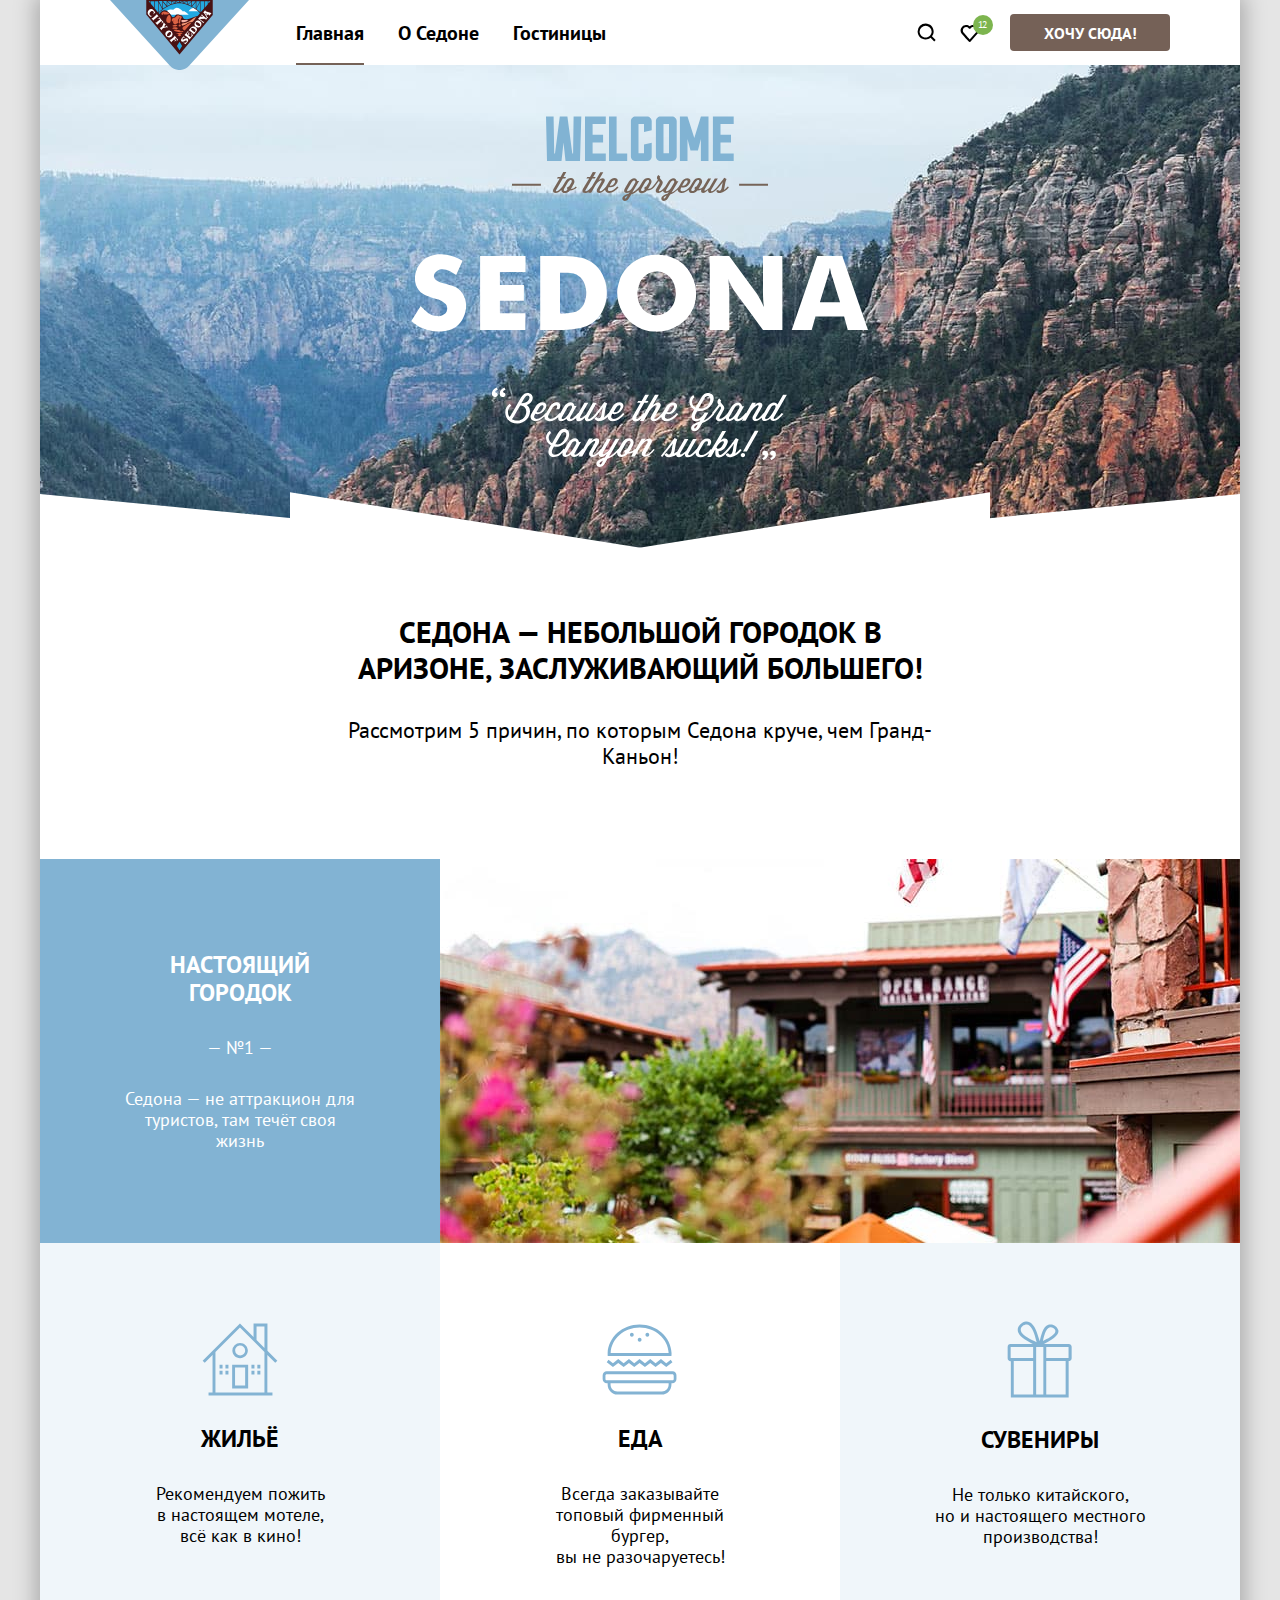
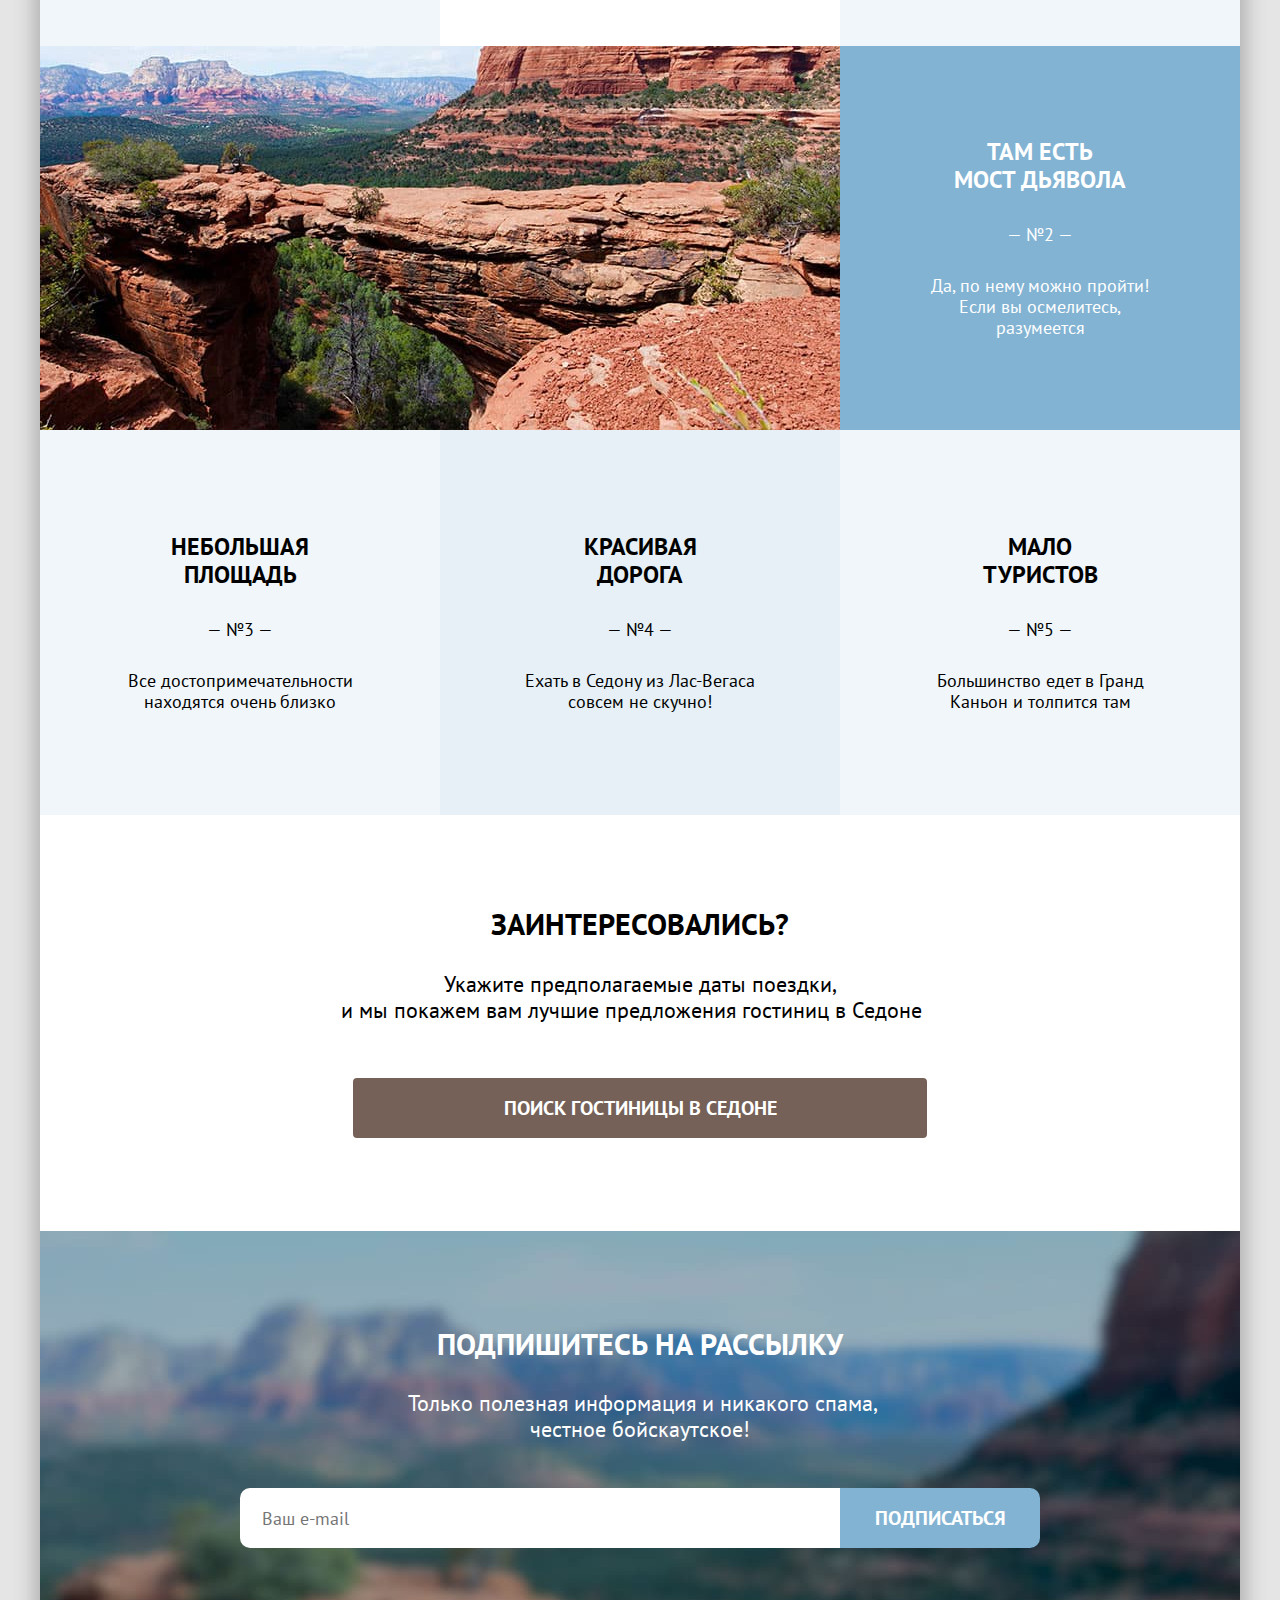
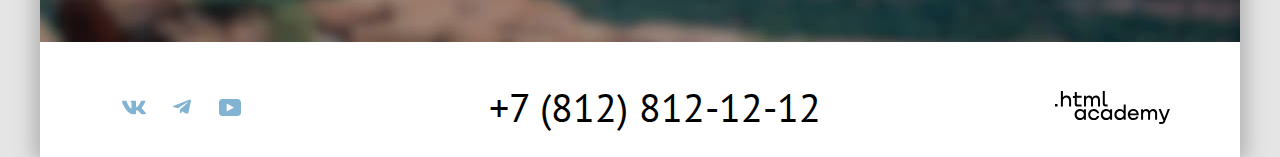
<file: index.html>
<!DOCTYPE html>
<html lang="ru">

  <head>
    <meta charset="utf-8">
    <title>HTML Academy: Седона</title>
    <link rel="stylesheet" href="./styles/styles.css">
    <link rel="icon" href="./images/favicon.png" sizes="32x32" type="image/png">
  </head>

  <body>
    <div class="body-container">
      <header class="page-header">
        <a class="header-logo" href="#">
          <img class="header-logo-img" src="images/logo-header.svg" width="139" height="70" alt="Логотип города Седона">
        </a>
        <nav class="navigation">
          <ul class="navigation-list">
            <li class="navigation-item">
              <a class="navigation-link current">Главная</a>
            </li>
            <li class="navigation-item">
              <a href="#about" class="navigation-link">О Седоне</a>
            </li>
            <li class="navigation-item">
              <a href="catalog.html" class="navigation-link">Гостиницы</a>
            </li>
          </ul>
          <div class="navigation-user-list-wrapper">
            <ul class="navigation-user-list">
              <li class="navigation-user-item">
                <a href="#" class="navigation-user-link"><span class="visually-hidden">Поиск</span></a>
              </li>
              <li class="navigation-user-item">
                <a href="#" class="navigation-user-link">
                  <span class="visually-hidden">Избранное</span>
                  <span class="bookmarks-counter">12</span>
                </a>
              </li>
            </ul>
            <button class="button navigation-booking">Хочу сюда!</button>
          </div>
        </nav>
      </header>
      <main class="main-index">
        <section class="main-index-greeding">
          <h1 class="visually-hidden">Сайт туристического города Седона</h1>
          <img class="index-lettering" src="images/welcome-pfrase.svg" width="458" height="352"
            alt="Леттеринг приветствие: добро пожаловать в прекрасную Седону, потому что Большой каньон отстой!">
          <div class="decorative-spikes"></div>
        </section>
        <section class="idex-benefits">
          <div class="benefits-title">
            <h2 class="visually-hidden">Наши преимущества</h2>
            <p class="main-index-slogan" id="about">Седона — небольшой городок в Аризоне, заслуживающий большего!</p>
            <p class="main-index-text">Рассмотрим 5 причин, по которым Седона круче, чем Гранд-Каньон!</p>
          </div>
          <ol class="benefits-list">
            <li class="benefits-point point-with-img">
              <div class="benefits-point-wrapper">
                <h3 class="benefits-point-title">Настоящий городок</h3>
                <p class="benefits-point-text"><span class="benefits-point-number">— №1 —</span>Седона — не аттракцион
                  для
                  туристов, там течёт своя жизнь</p>
              </div>
              <img class="benefits-img" src="images/sedona-old-city.jpg" width="800" height="384"
                alt="Здания исторического центра города Седона">
              <ul class="serviece-list">
                <li class="serviece-list-item">
                  <h4 class="srviece-list-item-title">Жильё</h4>
                  <p class="serviece-list-item-text">Рекомендуем пожить<br> в настоящем мотеле,<br> всё как в кино!</p>
                </li>
                <li class="serviece-list-item">
                  <h4 class="srviece-list-item-title">Еда</h4>
                  <p class="serviece-list-item-text">Всегда заказывайте<br> топовый фирменный бургер,<br> вы не
                    разочаруетесь!</p>
                </li>
                <li class="serviece-list-item">
                  <h4 class="srviece-list-item-title">Сувениры</h4>
                  <p class="serviece-list-item-text">Не только китайского,<br> но и настоящего местного<br>
                    производства!</p>
                </li>
              </ul>
            </li>
            <li class="benefits-point point-with-img">
              <img class="benefits-img" src="images/sedona-canyon.jpg" width="800" height="384"
                alt="Знаменитый каньон вблизи города Седона">
              <div class="benefits-point-wrapper">
                <h3 class="benefits-point-title">Там есть<br> мост дьявола</h3>
                <p class="benefits-point-text"><span class="benefits-point-number">— №2 —</span>Да, по нему можно
                  пройти!
                  Если вы осмелитесь, разумеется</p>
              </div>
            </li>
            <li class="benefits-point">
              <h3 class="benefits-point-title">Небольшая площадь</h3>
              <p class="benefits-point-text"><span class="benefits-point-number">— №3 —</span>Все достопримечательности
                находятся очень близко</p>
            </li>
            <li class="benefits-point">
              <h3 class="benefits-point-title">Красивая<br> дорога</h3>
              <p class="benefits-point-text"><span class="benefits-point-number">— №4 —</span>Ехать в Седону из
                Лас-Вегаса
                совсем не скучно!</p>
            </li>
            <li class="benefits-point">
              <h3 class="benefits-point-title">Мало<br> туристов</h3>
              <p class="benefits-point-text"><span class="benefits-point-number">— №5 —</span>Большинство едет в Гранд
                Каньон и толпится там</p>
            </li>
          </ol>
        </section>
        <section class="action">
          <h2 class="visually-hidden">Бронирование</h2>
          <p class="action-question">Заинтересовались?</p>
          <p class="action-text">Укажите предполагаемые даты поездки,<br>и мы покажем вам лучшие предложения гостиниц в
            Седоне&nbsp;&nbsp;&nbsp;</p>
          <button class="button booking">Поиск гостиницы в Седоне</button>
        </section>
      </main>
      <footer class="page-footer">
        <section class="page-footer-subscription">
          <h2 class="subscription-title">Подпишитесь на рассылку</h2>
          <p class="subscription-text">&nbsp;Только полезная информация и никакого спама,<br> честное бойскаутское!</p>
          <form class="subscription-form" action="https://echo.htmlacademy.ru" method="post">
            <label class="visually-hidden" for="email">Форма подписки на новости</label>
            <input class="subscription-field" type="email" id="email" name="email" placeholder="Ваш e-mail">
            <button class="button subscription">Подписаться</button>
          </form>
        </section>
        <div class="page-contacts-wrapper">
          <section class="page-footer-social">
            <h2 class="visually-hidden">Соцсети</h2>
            <ul class="social-list">
              <li class="social-item">
                <a class="social-link" href="https://vk.com/htmlacademy">
                  <svg class="social-icon" aria-hidden="true" focusable="false" width="24" height="15"
                    xmlns="http://www.w3.org/2000/svg">
                    <g clip-path="url(#a)">
                      <path fill-rule="evenodd" clip-rule="evenodd"
                        d="M23.45 1.45c.17-.55 0-.95-.8-.95h-2.62c-.67 0-.98.35-1.14.73 0 0-1.34 3.2-3.23 5.27-.61.6-.89.8-1.22.8-.17 0-.42-.2-.42-.74V1.45c0-.66-.18-.95-.74-.95H9.15c-.42 0-.67.3-.67.6 0 .61.95.76 1.05 2.5v3.8c0 .84-.16.99-.5.99-.88 0-3.05-3.21-4.33-6.89-.25-.71-.5-1-1.17-1H.9c-.75 0-.9.35-.9.73 0 .68.89 4.07 4.14 8.55 2.18 3.06 5.23 4.72 8.01 4.72 1.67 0 1.88-.37 1.88-1v-2.32c0-.73.16-.88.69-.88.38 0 1.05.2 2.61 1.67 1.78 1.75 2.07 2.53 3.08 2.53h2.62c.75 0 1.13-.37.91-1.1-.24-.72-1.09-1.77-2.21-3.02-.62-.7-1.54-1.47-1.81-1.86-.4-.49-.28-.7 0-1.14 0 0 3.2-4.43 3.53-5.93Z" />
                    </g>
                    <defs>
                      <clipPath id="a">
                        <path fill="#fff" transform="translate(0 .5)" d="M0 0h24v14H0z" />
                      </clipPath>
                    </defs>
                  </svg>
                  <span class="visually-hidden">Вконтакте</span>
                </a>
              </li>
              <li class="social-item">
                <a class="social-link" href="https://t.me/htmlacademy">
                  <svg class="social-icon" aria-hidden="true" focusable="false" width="18" height="17"
                    xmlns="http://www.w3.org/2000/svg">
                    <g clip-path="url(#a)">
                      <path
                        d="M16.79.6.84 6.75c-1.09.43-1.08 1.04-.2 1.31l4.1 1.28 9.47-5.98c.44-.27.85-.12.52.18l-7.68 6.92-.28 4.22c.41 0 .6-.19.83-.41l1.99-1.93 4.13 3.05c.77.42 1.31.2 1.5-.7l2.72-12.8C18.22.77 17.5.27 16.79.59Z" />
                    </g>
                    <defs>
                      <clipPath id="a">
                        <path fill="#fff" d="M0 0h18v17H0z" />
                      </clipPath>
                    </defs>
                  </svg>
                  <span class="visually-hidden">Телеграм</span>
                </a>
              </li>
              <li class="social-item">
                <a class="social-link" href="https://www.youtube.com/user/htmlacademyru">
                  <svg class="social-icon" aria-hidden="true" focusable="false" width="22" height="17"
                    xmlns="http://www.w3.org/2000/svg">
                    <path
                      d="M18.6 0H3.18C1.31 0 0 1.6 0 3.4v10.1C0 15.4 1.31 17 3.17 17h15.66c1.64 0 3.17-1.6 3.17-3.4V3.4C21.78 1.6 20.47 0 18.6 0ZM7.67 12.54V4.46L15 8.5l-7.33 4.04Z" />
                  </svg>
                  <span class="visually-hidden">Ютуб</span>
                </a>
              </li>
            </ul>
          </section>
          <section class="page-footer-contacts">
            <h2 class="visually-hidden">Контакты</h2>
            <address class="contacts-address">
              <a class="contacts-phone" href="tel:+78128121212">+7 (812) 812-12-12</a>
            </address>
          </section>
          <section class="page-footer-developer">
            <h2 class="visually-hidden">Разработчик</h2>
            <a class="contacts-developer" href="https://htmlacademy.ru/">
              <svg class="contacts-developer-logo" aria-hidden="true" focusable="false" width="115" height="34"
                xmlns="http://www.w3.org/2000/svg">
                <path
                  d="M0 13.9v2.6h2.5v-2.6H0ZM11.6 5.5c-1.6 0-2.8.7-3.6 1.7h-.1V1h-2v15.5h2v-5.3c0-2.1 1.3-3.6 3.3-3.6 1.8 0 2.9 1.4 2.9 3.2v5.7h2v-6.1c.1-3-1.8-4.9-4.5-4.9ZM26.6 5.8h-4.8V2.1h-2v3.8h-1.9v2h1.9v6c0 1.7 1 2.7 2.7 2.7h4.1v-2h-3.7c-.7 0-1.1-.4-1.1-1.1V7.8h4.8v-2ZM41.1 5.6c-1.6 0-2.9.8-3.5 2.1h-.1c-.6-1.2-1.8-2.1-3.4-2.1-1.4 0-2.5.8-3.1 1.8h-.1V5.8H29v10.6h2V11c0-2 1-3.5 2.6-3.5 1.5 0 2.4 1 2.4 2.6v6.3h2v-5.6c0-2.4 1.4-3.3 2.6-3.3 1.5 0 2.4 1 2.4 2.6v6.3h2V9.9c.1-2.5-1.4-4.3-3.9-4.3ZM47.8 13.7c0 1.7 1 2.7 2.8 2.7h2v-2h-1.7c-.7 0-1.1-.4-1.1-1.1V1h-2v12.7ZM28.9 20.7c-.9-1.1-2.2-1.8-3.9-1.8-3.1 0-5.4 2.3-5.4 5.6s2.3 5.6 5.4 5.6c1.8 0 3-.8 3.8-1.9h.1v1.6h2V19.2h-2v1.5Zm-3.6 7.4c-2.2 0-3.6-1.6-3.6-3.6s1.4-3.6 3.6-3.6 3.6 1.6 3.6 3.6c0 1.9-1.4 3.6-3.6 3.6ZM44.2 23c-.5-2.4-2.6-4.1-5.4-4.1a5.4 5.4 0 0 0-5.6 5.6c0 3.1 2.2 5.6 5.6 5.6 2.8 0 4.9-1.8 5.4-4.2h-2.1a3.4 3.4 0 0 1-3.3 2.3c-2.2 0-3.6-1.6-3.6-3.6s1.4-3.6 3.6-3.6c1.6 0 2.8 1 3.3 2.2h2.1V23ZM55.1 20.7c-.9-1.1-2.2-1.8-3.9-1.8-3.1 0-5.4 2.3-5.4 5.6s2.3 5.6 5.4 5.6c1.8 0 3-.8 3.8-1.9h.1v1.6h2V19.2h-2v1.5Zm-3.6 7.4c-2.2 0-3.6-1.6-3.6-3.6s1.4-3.6 3.6-3.6 3.6 1.6 3.6 3.6c0 1.9-1.5 3.6-3.6 3.6ZM68.7 20.8c-.9-1.1-2.2-1.9-3.9-1.9-3.1 0-5.4 2.3-5.4 5.6s2.2 5.6 5.4 5.6c1.7 0 3-.8 3.8-1.8h.1v1.5h2V14.4h-2v6.4Zm-3.6 7.3c-2.2 0-3.6-1.6-3.6-3.6s1.4-3.6 3.6-3.6 3.6 1.6 3.6 3.6c-.1 2-1.5 3.6-3.6 3.6ZM78.3 18.9c-3.3 0-5.5 2.5-5.5 5.6 0 3 2.1 5.6 5.5 5.6 2.5 0 4.5-1.3 5.2-3.6h-2.1c-.5 1-1.6 1.6-3 1.6-1.9 0-3.3-1.3-3.4-2.9h8.8c.2-3.6-2-6.3-5.5-6.3Zm0 1.9c1.7 0 3 1 3.3 2.6h-6.5c.3-1.5 1.5-2.6 3.2-2.6ZM98.2 18.9c-1.6 0-2.9.8-3.6 2h-.1c-.6-1.2-1.8-2-3.4-2-1.4 0-2.5.7-3.1 1.8v-1.5h-1.9v10.6h2v-5.4c0-2 1-3.4 2.6-3.5 1.5 0 2.4 1 2.4 2.6v6.3h2v-5.6c0-2.4 1.4-3.3 2.6-3.3 1.5 0 2.4 1 2.4 2.6v6.3h2v-6.5c.1-2.6-1.4-4.4-3.9-4.4ZM109.4 28l-3.6-8.9h-2.2l4.8 11.6c-.3.9-.7 1.2-1.7 1.2h-2.5v2h2.5c1.8 0 2.8-.8 3.5-2.6l4.7-12.2h-2.1l-3.4 8.9Z" />
              </svg>
              <span class="visually-hidden">Логотип студии разработчика HTMLacademy</span>
            </a>
          </section>
        </div>
      </footer>
    </div>

    <div class="modal-container container-hide">
      <form class="modal-booking-form" action="https://echo.htmlacademy.ru" method="post">
        <fieldset class="modal-fieldset">
          <legend class="visually-hidden"></legend>
          <div class="legend-wrap">
            <h2 class="modal-legend">Поиск гостиницы в Седоне</h2>
            <button class="modal-close" type="button">
              <span class="visually-hidden">Закрыть</span>
              <svg class="icon-modal-close" width="13" height="13" fill="none" xmlns="http://www.w3.org/2000/svg">
                <path
                  d="M13 1.2 11.8 0 6.5 5.3 1.2 0 0 1.2l5.3 5.3L0 11.8 1.2 13l5.3-5.3 5.3 5.3 1.2-1.2-5.3-5.3L13 1.2Z" />
              </svg>
            </button>
          </div>
          <div class="modal-fieldset-wrap">
            <label class="modal-label" for="arrival-date">Дата Заезда:</label>
            <div class="modal-input-wrap">
              <input class="modal-input" type="text" name="arrival-date" id="arrival-date" placeholder="27 апреля 2020">
              <span class="date-comment mistake-allert">Мы не можем отправить вас в прошлое.</span>
            </div>
            <label class="modal-label" for="departure-date">Дата Выезда:</label>
            <div class="modal-input-wrap">
              <input class="modal-input" type="text" name="departure-date" id="departure-date"
                placeholder="1 сентября 2021">
              <span class="date-comment approve-allert">На эти даты есть свободные номера. Пока есть.</span>
            </div>
            <label class="modal-label adults-lable" for="adults">Взрослые:</label>
            <div class="adult-field">
              <button class="input-minus" type="button">
                <svg class="icon-minus" width="13" height="1" fill="none" xmlns="http://www.w3.org/2000/svg">
                  <path opacity=".3" d="M0 0v1h13V0H0Z" />
                </svg>
              </button>
              <input class="modal-input adults-input" type="number" name="adults-number" id="adults" value="2">
              <button class="input-plus" type="button">
                <svg class="icon-plus" width="13" height="13" fill="none" xmlns="http://www.w3.org/2000/svg">
                  <path d="M13 6H7V0H6v6H0v1h6v6h1V7h6V6Z" opacity=".3" />
                </svg>
              </button>
            </div>
            <div class="kids-info-lable">
              <label class="modal-label kids-lable" for="kids">Дети:</label>
              <div class="tooltip-popup">
                <button class="kids-info" type="button" aria-labelledby="tooltip-label">
                  <span class="visually-hidden">Справка</span>
                  i
                </button>
                <span class="tooltip-info-kids" role="tooltip" id="tooltip-label">
                  Укажите количество детей, которые будут с вами, возраст которых от 6 до 18
                  лет. Дети до 6 лет размещаются бесплатно.
                </span>
              </div>
            </div>
            <div class="kids-field">
              <button class="input-minus" type="button">
                <svg class="icon-minus" width="13" height="1" fill="none" xmlns="http://www.w3.org/2000/svg">
                  <path opacity=".3" d="M0 0v1h13V0H0Z" />
                </svg>
              </button>
              <input class="modal-input kids-input" type="number" name="kids-number" id="kids" value="1">
              <button class="input-plus" type="button">
                <svg class="icon-plus" width="13" height="13" fill="none" xmlns="http://www.w3.org/2000/svg">
                  <path d="M13 6H7V0H6v6H0v1h6v6h1V7h6V6Z" opacity=".3" />
                </svg>
              </button>
            </div>
            <button class="button modal-button">Найти</button>
          </div>
        </fieldset>
      </form>
    </div>

  </body>

</html>
</file>
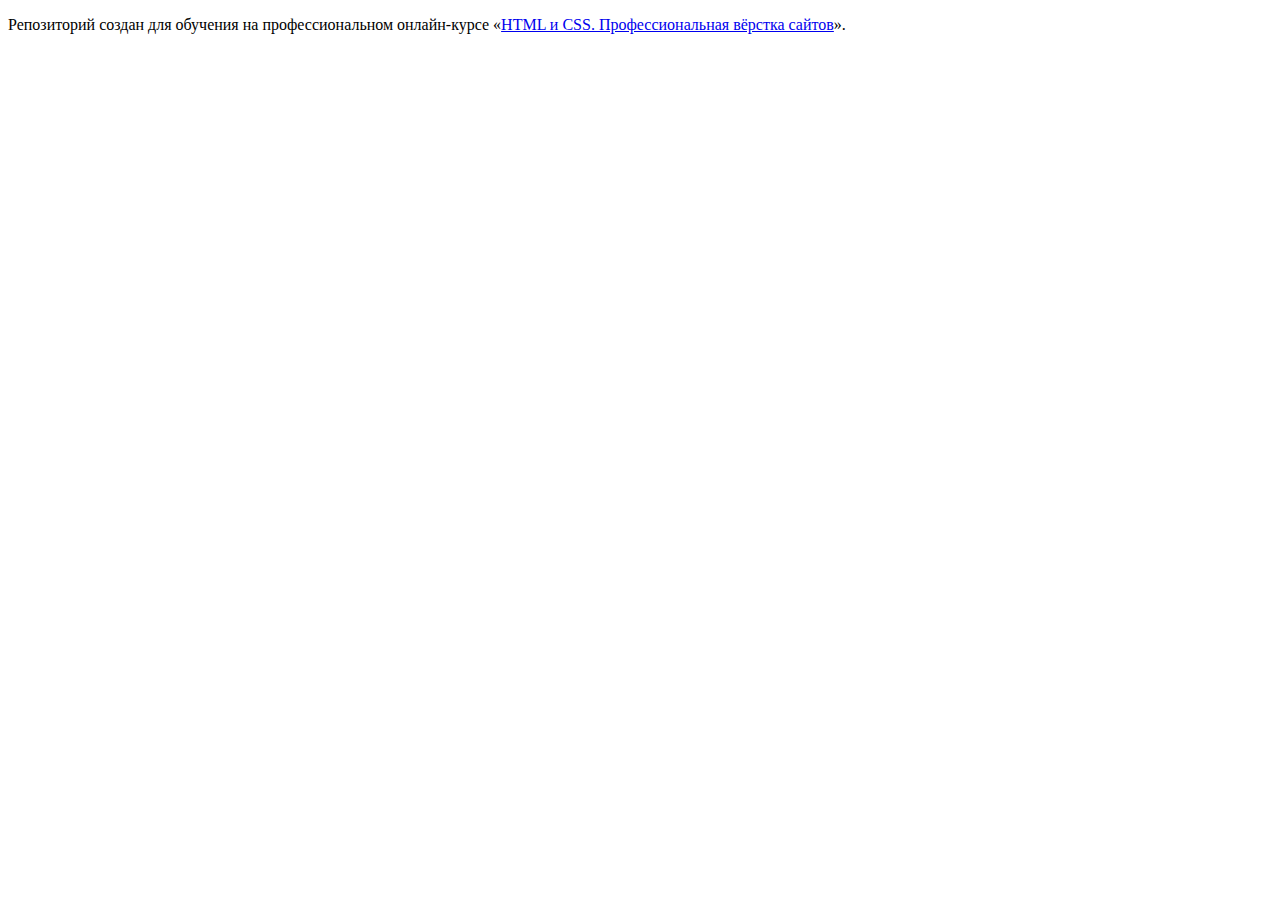
<file: 1/index.html>
<!DOCTYPE html>
<html lang="ru">
  <head>
    <meta charset="utf-8">
    <title>HTML Academy: Седона</title>
    <base href="https://htmlacademy-htmlcss.github.io/2056461-sedona-34/1/">
</head>
  <body>

    <p>Репозиторий создан для обучения на профессиональном онлайн‑курсе «<a href="https://htmlacademy.ru/intensive/htmlcss">HTML и CSS. Профессиональная вёрстка сайтов</a>».</p>

  </body>
</html>
</file>
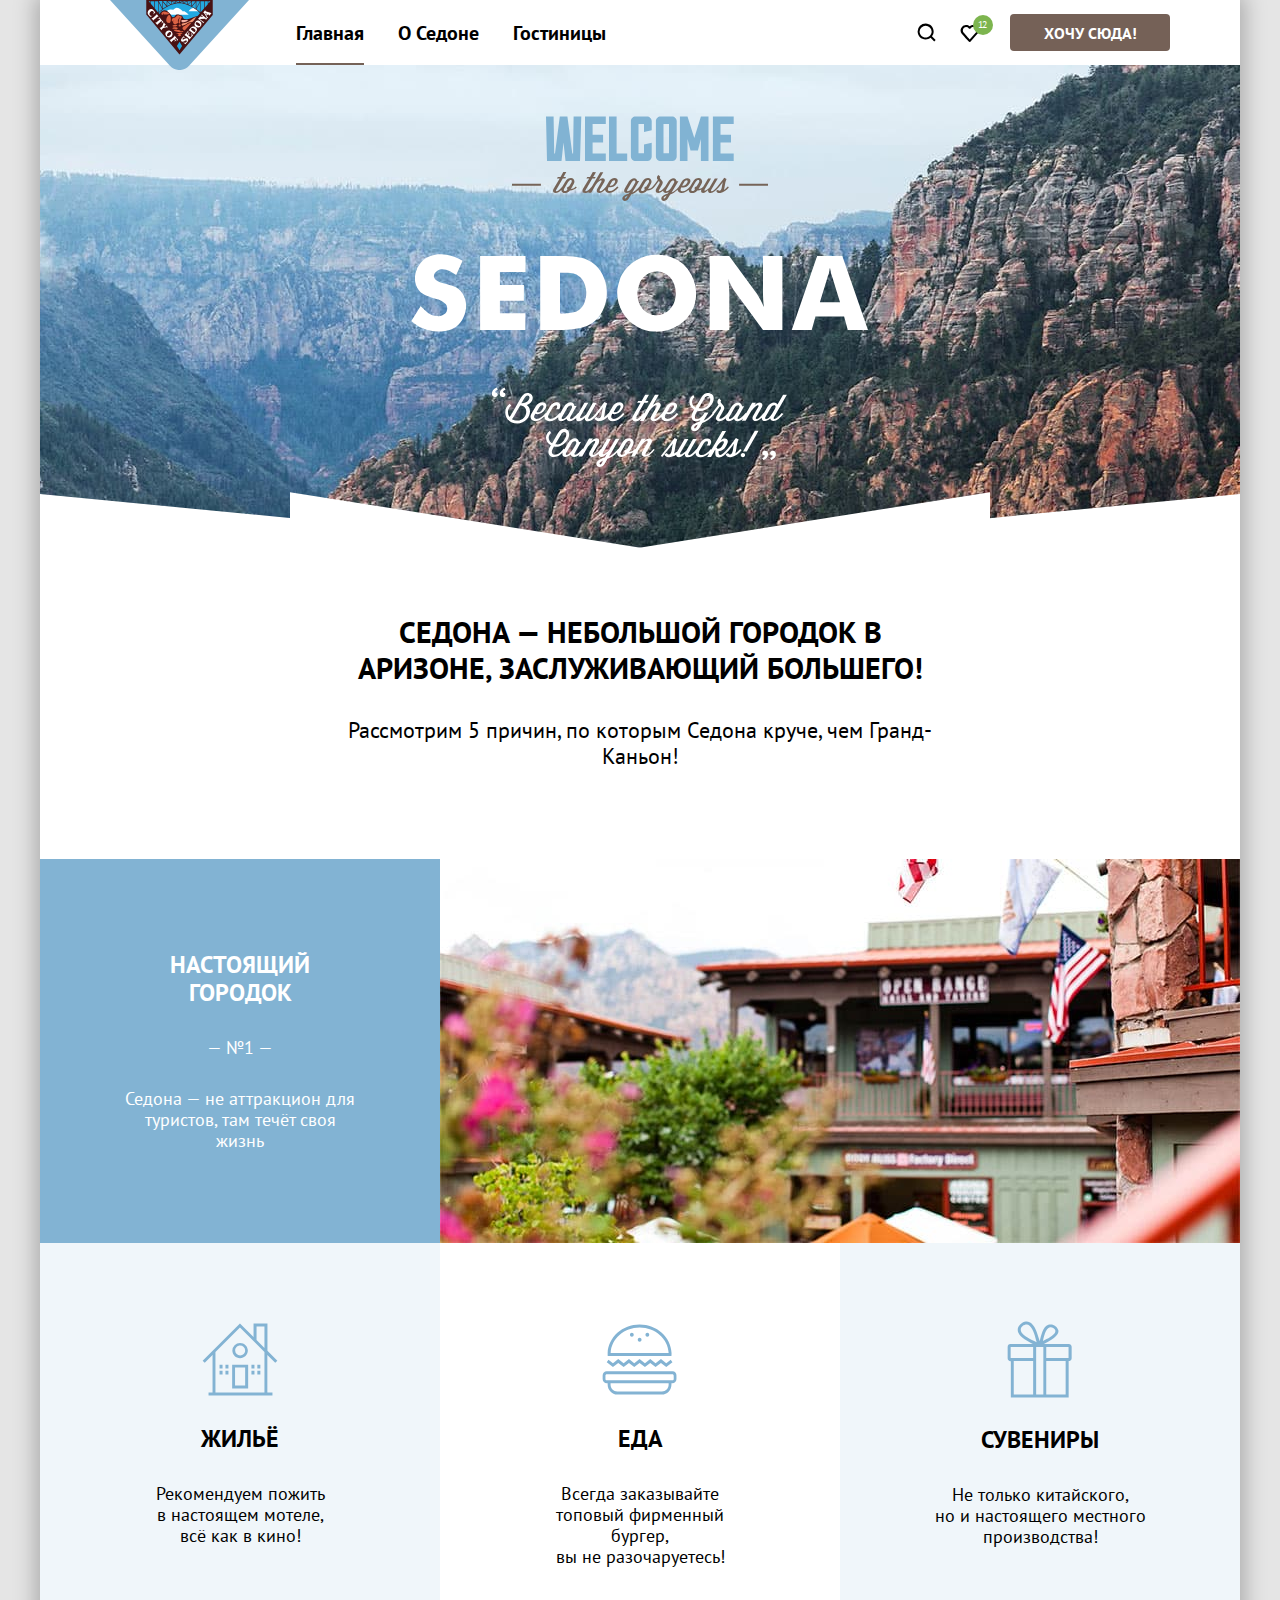
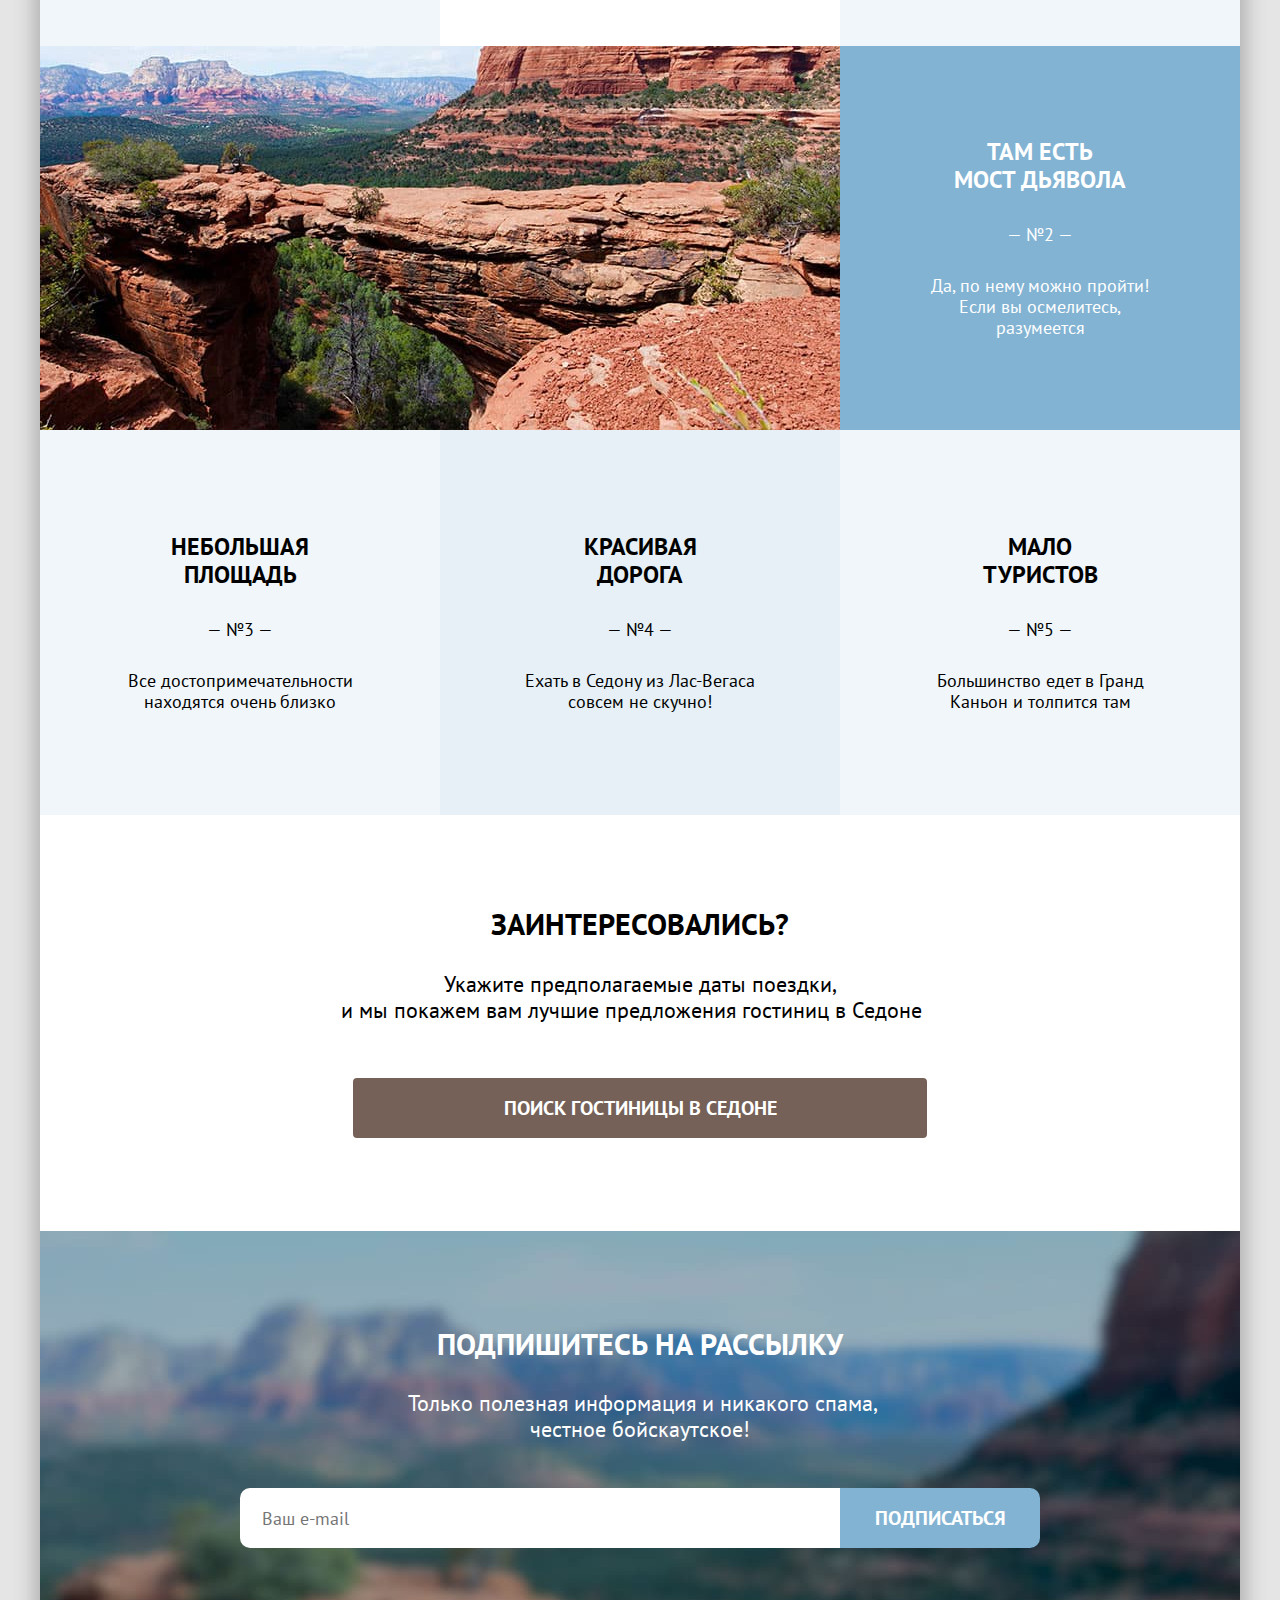
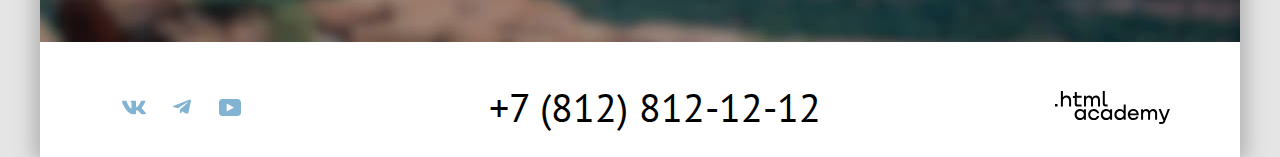
<file: master/index.html>
<!DOCTYPE html>
<html lang="ru">

  <head>
    <meta charset="utf-8">
    <title>HTML Academy: Седона</title>
    <link rel="stylesheet" href="./styles/styles.css">
    <link rel="icon" href="./images/favicon.png" sizes="32x32" type="image/png">
    <base href="https://htmlacademy-htmlcss.github.io/2056461-sedona-34/master/">
</head>

  <body>
    <div class="body-container">
      <header class="page-header">
        <a class="header-logo" href="#">
          <img class="header-logo-img" src="images/logo-header.svg" width="139" height="70" alt="Логотип города Седона">
        </a>
        <nav class="navigation">
          <ul class="navigation-list">
            <li class="navigation-item">
              <a class="navigation-link current">Главная</a>
            </li>
            <li class="navigation-item">
              <a href="#about" class="navigation-link">О Седоне</a>
            </li>
            <li class="navigation-item">
              <a href="catalog.html" class="navigation-link">Гостиницы</a>
            </li>
          </ul>
          <div class="navigation-user-list-wrapper">
            <ul class="navigation-user-list">
              <li class="navigation-user-item">
                <a href="#" class="navigation-user-link"><span class="visually-hidden">Поиск</span></a>
              </li>
              <li class="navigation-user-item">
                <a href="#" class="navigation-user-link">
                  <span class="visually-hidden">Избранное</span>
                  <span class="bookmarks-counter">12</span>
                </a>
              </li>
            </ul>
            <button class="button navigation-booking">Хочу сюда!</button>
          </div>
        </nav>
      </header>
      <main class="main-index">
        <section class="main-index-greeding">
          <h1 class="visually-hidden">Сайт туристического города Седона</h1>
          <img class="index-lettering" src="images/welcome-pfrase.svg" width="458" height="352"
            alt="Леттеринг приветствие: добро пожаловать в прекрасную Седону, потому что Большой каньон отстой!">
          <div class="decorative-spikes"></div>
        </section>
        <section class="idex-benefits">
          <div class="benefits-title">
            <h2 class="visually-hidden">Наши преимущества</h2>
            <p class="main-index-slogan"><a name="about"></a>Седона — небольшой городок в Аризоне, заслуживающий большего!</p>
            <p class="main-index-text">Рассмотрим 5 причин, по которым Седона круче, чем Гранд-Каньон!</p>
          </div>
          <ol class="benefits-list">
            <li class="benefits-point point-with-img">
              <div class="benefits-point-wrapper">
                <h3 class="benefits-point-title">Настоящий городок</h3>
                <p class="benefits-point-text"><span class="benefits-point-number">— №1 —</span>Седона — не аттракцион
                  для
                  туристов, там течёт своя жизнь</p>
              </div>
              <img class="benefits-img" src="images/sedona-old-city.jpg" width="800" height="384"
                alt="Здания исторического центра города Седона">
              <ul class="serviece-list">
                <li class="serviece-list-item">
                  <h4 class="srviece-list-item-title">Жильё</h4>
                  <p class="serviece-list-item-text">Рекомендуем пожить<br> в настоящем мотеле,<br> всё как в кино!</p>
                </li>
                <li class="serviece-list-item">
                  <h4 class="srviece-list-item-title">Еда</h4>
                  <p class="serviece-list-item-text">Всегда заказывайте<br> топовый фирменный бургер,<br> вы не
                    разочаруетесь!</p>
                </li>
                <li class="serviece-list-item">
                  <h4 class="srviece-list-item-title">Сувениры</h4>
                  <p class="serviece-list-item-text">Не только китайского,<br> но и настоящего местного<br>
                    производства!</p>
                </li>
              </ul>
            </li>
            <li class="benefits-point point-with-img">
              <img class="benefits-img" src="images/sedona-canyon.jpg" width="800" height="384"
                alt="Знаменитый каньон вблизи города Седона">
              <div class="benefits-point-wrapper">
                <h3 class="benefits-point-title">Там есть<br> мост дьявола</h3>
                <p class="benefits-point-text"><span class="benefits-point-number">— №2 —</span>Да, по нему можно
                  пройти!
                  Если вы осмелитесь, разумеется</p>
              </div>
            </li>
            <li class="benefits-point">
              <h3 class="benefits-point-title">Небольшая площадь</h3>
              <p class="benefits-point-text"><span class="benefits-point-number">— №3 —</span>Все достопримечательности
                находятся очень близко</p>
            </li>
            <li class="benefits-point">
              <h3 class="benefits-point-title">Красивая<br> дорога</h3>
              <p class="benefits-point-text"><span class="benefits-point-number">— №4 —</span>Ехать в Седону из
                Лас-Вегаса
                совсем не скучно!</p>
            </li>
            <li class="benefits-point">
              <h3 class="benefits-point-title">Мало<br> туристов</h3>
              <p class="benefits-point-text"><span class="benefits-point-number">— №5 —</span>Большинство едет в Гранд
                Каньон и толпится там</p>
            </li>
          </ol>
        </section>
        <section class="action">
          <h2 class="visually-hidden">Бронирование</h2>
          <p class="action-question">Заинтересовались?</p>
          <p class="action-text">Укажите предполагаемые даты поездки,<br>и мы покажем вам лучшие предложения гостиниц в
            Седоне&nbsp&nbsp&nbsp</p>
          <button class="button booking">Поиск гостиницы в Седоне</button>
        </section>
      </main>
      <footer class="page-footer">
        <section class="page-footer-subscription">
          <h2 class="subscription-title">Подпишитесь на рассылку</h2>
          <p class="subscription-text">&nbspТолько полезная информация и никакого спама,<br> честное бойскаутское!</p>
          <form class="subscription-form" action="https://echo.htmlacademy.ru" method="post">
            <label class="visually-hidden" for="email">Форма подписки на новости</label>
            <input class="subscription-field" type="email" id="email" name="email" placeholder="Ваш e-mail">
            <button class="button subscription">Подписаться</button>
          </form>
        </section>
        <div class="page-contacts-wrapper">
          <section class="page-footer-social">
            <h2 class="visually-hidden">Соцсети</h2>
            <ul class="social-list">
              <li class="social-item">
                <a class="social-link" href="https://vk.com/htmlacademy">
                  <svg class="social-icon" aria-hidden="true" focusable="false" width="24" height="15"
                    xmlns="http://www.w3.org/2000/svg">
                    <g clip-path="url(#a)">
                      <path fill-rule="evenodd" clip-rule="evenodd"
                        d="M23.45 1.45c.17-.55 0-.95-.8-.95h-2.62c-.67 0-.98.35-1.14.73 0 0-1.34 3.2-3.23 5.27-.61.6-.89.8-1.22.8-.17 0-.42-.2-.42-.74V1.45c0-.66-.18-.95-.74-.95H9.15c-.42 0-.67.3-.67.6 0 .61.95.76 1.05 2.5v3.8c0 .84-.16.99-.5.99-.88 0-3.05-3.21-4.33-6.89-.25-.71-.5-1-1.17-1H.9c-.75 0-.9.35-.9.73 0 .68.89 4.07 4.14 8.55 2.18 3.06 5.23 4.72 8.01 4.72 1.67 0 1.88-.37 1.88-1v-2.32c0-.73.16-.88.69-.88.38 0 1.05.2 2.61 1.67 1.78 1.75 2.07 2.53 3.08 2.53h2.62c.75 0 1.13-.37.91-1.1-.24-.72-1.09-1.77-2.21-3.02-.62-.7-1.54-1.47-1.81-1.86-.4-.49-.28-.7 0-1.14 0 0 3.2-4.43 3.53-5.93Z" />
                    </g>
                    <defs>
                      <clipPath id="a">
                        <path fill="#fff" transform="translate(0 .5)" d="M0 0h24v14H0z" />
                      </clipPath>
                    </defs>
                  </svg>
                  <span class="visually-hidden">Вконтакте</span>
                </a>
              </li>
              <li class="social-item">
                <a class="social-link" href="https://t.me/htmlacademy">
                  <svg class="social-icon" aria-hidden="true" focusable="false" width="18" height="17"
                    xmlns="http://www.w3.org/2000/svg">
                    <g clip-path="url(#a)">
                      <path
                        d="M16.79.6.84 6.75c-1.09.43-1.08 1.04-.2 1.31l4.1 1.28 9.47-5.98c.44-.27.85-.12.52.18l-7.68 6.92-.28 4.22c.41 0 .6-.19.83-.41l1.99-1.93 4.13 3.05c.77.42 1.31.2 1.5-.7l2.72-12.8C18.22.77 17.5.27 16.79.59Z" />
                    </g>
                    <defs>
                      <clipPath id="a">
                        <path fill="#fff" d="M0 0h18v17H0z" />
                      </clipPath>
                    </defs>
                  </svg>
                  <span class="visually-hidden">Телеграм</span>
                </a>
              </li>
              <li class="social-item">
                <a class="social-link" href="https://www.youtube.com/user/htmlacademyru">
                  <svg class="social-icon" aria-hidden="true" focusable="false" width="22" height="17"
                    xmlns="http://www.w3.org/2000/svg">
                    <path
                      d="M18.6 0H3.18C1.31 0 0 1.6 0 3.4v10.1C0 15.4 1.31 17 3.17 17h15.66c1.64 0 3.17-1.6 3.17-3.4V3.4C21.78 1.6 20.47 0 18.6 0ZM7.67 12.54V4.46L15 8.5l-7.33 4.04Z" />
                  </svg>
                  <span class="visually-hidden">Ютуб</span>
                </a>
              </li>
            </ul>
          </section>
          <section class="page-footer-contacts">
            <h2 class="visually-hidden">Контакты</h2>
            <address class="contacts-address">
              <a class="contacts-phone" href="tel:+78128121212">+7 (812) 812-12-12</a>
            </address>
          </section>
          <section class="page-footer-developer">
            <h2 class="visually-hidden">Разработчик</h2>
            <a class="contacts-developer" href="https://htmlacademy.ru/">
              <svg class="contacts-developer-logo" aria-hidden="true" focusable="false" width="115" height="34"
                xmlns="http://www.w3.org/2000/svg">
                <path
                  d="M0 13.9v2.6h2.5v-2.6H0ZM11.6 5.5c-1.6 0-2.8.7-3.6 1.7h-.1V1h-2v15.5h2v-5.3c0-2.1 1.3-3.6 3.3-3.6 1.8 0 2.9 1.4 2.9 3.2v5.7h2v-6.1c.1-3-1.8-4.9-4.5-4.9ZM26.6 5.8h-4.8V2.1h-2v3.8h-1.9v2h1.9v6c0 1.7 1 2.7 2.7 2.7h4.1v-2h-3.7c-.7 0-1.1-.4-1.1-1.1V7.8h4.8v-2ZM41.1 5.6c-1.6 0-2.9.8-3.5 2.1h-.1c-.6-1.2-1.8-2.1-3.4-2.1-1.4 0-2.5.8-3.1 1.8h-.1V5.8H29v10.6h2V11c0-2 1-3.5 2.6-3.5 1.5 0 2.4 1 2.4 2.6v6.3h2v-5.6c0-2.4 1.4-3.3 2.6-3.3 1.5 0 2.4 1 2.4 2.6v6.3h2V9.9c.1-2.5-1.4-4.3-3.9-4.3ZM47.8 13.7c0 1.7 1 2.7 2.8 2.7h2v-2h-1.7c-.7 0-1.1-.4-1.1-1.1V1h-2v12.7ZM28.9 20.7c-.9-1.1-2.2-1.8-3.9-1.8-3.1 0-5.4 2.3-5.4 5.6s2.3 5.6 5.4 5.6c1.8 0 3-.8 3.8-1.9h.1v1.6h2V19.2h-2v1.5Zm-3.6 7.4c-2.2 0-3.6-1.6-3.6-3.6s1.4-3.6 3.6-3.6 3.6 1.6 3.6 3.6c0 1.9-1.4 3.6-3.6 3.6ZM44.2 23c-.5-2.4-2.6-4.1-5.4-4.1a5.4 5.4 0 0 0-5.6 5.6c0 3.1 2.2 5.6 5.6 5.6 2.8 0 4.9-1.8 5.4-4.2h-2.1a3.4 3.4 0 0 1-3.3 2.3c-2.2 0-3.6-1.6-3.6-3.6s1.4-3.6 3.6-3.6c1.6 0 2.8 1 3.3 2.2h2.1V23ZM55.1 20.7c-.9-1.1-2.2-1.8-3.9-1.8-3.1 0-5.4 2.3-5.4 5.6s2.3 5.6 5.4 5.6c1.8 0 3-.8 3.8-1.9h.1v1.6h2V19.2h-2v1.5Zm-3.6 7.4c-2.2 0-3.6-1.6-3.6-3.6s1.4-3.6 3.6-3.6 3.6 1.6 3.6 3.6c0 1.9-1.5 3.6-3.6 3.6ZM68.7 20.8c-.9-1.1-2.2-1.9-3.9-1.9-3.1 0-5.4 2.3-5.4 5.6s2.2 5.6 5.4 5.6c1.7 0 3-.8 3.8-1.8h.1v1.5h2V14.4h-2v6.4Zm-3.6 7.3c-2.2 0-3.6-1.6-3.6-3.6s1.4-3.6 3.6-3.6 3.6 1.6 3.6 3.6c-.1 2-1.5 3.6-3.6 3.6ZM78.3 18.9c-3.3 0-5.5 2.5-5.5 5.6 0 3 2.1 5.6 5.5 5.6 2.5 0 4.5-1.3 5.2-3.6h-2.1c-.5 1-1.6 1.6-3 1.6-1.9 0-3.3-1.3-3.4-2.9h8.8c.2-3.6-2-6.3-5.5-6.3Zm0 1.9c1.7 0 3 1 3.3 2.6h-6.5c.3-1.5 1.5-2.6 3.2-2.6ZM98.2 18.9c-1.6 0-2.9.8-3.6 2h-.1c-.6-1.2-1.8-2-3.4-2-1.4 0-2.5.7-3.1 1.8v-1.5h-1.9v10.6h2v-5.4c0-2 1-3.4 2.6-3.5 1.5 0 2.4 1 2.4 2.6v6.3h2v-5.6c0-2.4 1.4-3.3 2.6-3.3 1.5 0 2.4 1 2.4 2.6v6.3h2v-6.5c.1-2.6-1.4-4.4-3.9-4.4ZM109.4 28l-3.6-8.9h-2.2l4.8 11.6c-.3.9-.7 1.2-1.7 1.2h-2.5v2h2.5c1.8 0 2.8-.8 3.5-2.6l4.7-12.2h-2.1l-3.4 8.9Z" />
              </svg>
              <span class="visually-hidden">Логотип студии разработчика HTMLacademy</span>
            </a>
          </section>
        </div>
      </footer>
    </div>

    <div class="modal-container container-hide">
      <form class="modal-booking-form" action="https://echo.htmlacademy.ru" method="post">
        <fieldset class="modal-fieldset">
          <legend class="visually-hidden"></legend>
          <div class="legend-wrap">
            <h2 class="modal-legend">Поиск гостиницы в Седоне</h2>
            <button class="modal-close" type="button">
              <span class="visually-hidden">Закрыть</span>
              <svg class="icon-modal-close" width="13" height="13" fill="none" xmlns="http://www.w3.org/2000/svg">
                <path
                  d="M13 1.2 11.8 0 6.5 5.3 1.2 0 0 1.2l5.3 5.3L0 11.8 1.2 13l5.3-5.3 5.3 5.3 1.2-1.2-5.3-5.3L13 1.2Z" />
              </svg>
            </button>
          </div>
          <div class="modal-fieldset-wrap">
            <label class="modal-label" for="arrival-date">Дата Заезда:</label>
            <div class="modal-input-wrap">
              <input class="modal-input" type="text" name="arrival-date" id="arrival-date" placeholder="27 апреля 2020">
              <span class="date-comment mistake-allert">Мы не можем отправить вас в прошлое.</span>
            </div>
            <label class="modal-label" for="departure-date">Дата Выезда:</label>
            <div class="modal-input-wrap">
              <input class="modal-input" type="text" name="departure-date" id="departure-date"
                placeholder="1 сентября 2021">
              <span class="date-comment approve-allert">На эти даты есть свободные номера. Пока есть.</span>
            </div>
            <label class="modal-label adults-lable" for="adults">Взрослые:</label>
            <div class="adult-field">
              <button class="input-minus" type="button">
                <svg class="icon-minus" width="13" height="1" fill="none" xmlns="http://www.w3.org/2000/svg">
                  <path opacity=".3" d="M0 0v1h13V0H0Z" />
                </svg>
              </button>
              <input class="modal-input adults-input" type="number" name="adults-number" id="adults" value="2">
              <button class="input-plus" type="button">
                <svg class="icon-plus" width="13" height="13" fill="none" xmlns="http://www.w3.org/2000/svg">
                  <path d="M13 6H7V0H6v6H0v1h6v6h1V7h6V6Z" opacity=".3" />
                </svg>
              </button>
            </div>
            <div class="kids-info-lable">
              <label class="modal-label kids-lable" for="kids">Дети:</label>
              <div class="tooltip-popup">
                <button class="kids-info" type="button" aria-labelledby="tooltip-label">
                  <span class="visually-hidden">Справка</span>
                  i
                </button>
                <span class="tooltip-info-kids" role="tooltip" id="tooltip-label">
                  Укажите количество детей, которые будут с вами, возраст которых от 6 до 18
                  лет. Дети до 6 лет размещаются бесплатно.
                </span>
              </div>
            </div>
            <div class="kids-field">
              <button class="input-minus" type="button">
                <svg class="icon-minus" width="13" height="1" fill="none" xmlns="http://www.w3.org/2000/svg">
                  <path opacity=".3" d="M0 0v1h13V0H0Z" />
                </svg>
              </button>
              <input class="modal-input kids-input" type="number" name="kids-number" id="kids" value="1">
              <button class="input-plus" type="button">
                <svg class="icon-plus" width="13" height="13" fill="none" xmlns="http://www.w3.org/2000/svg">
                  <path d="M13 6H7V0H6v6H0v1h6v6h1V7h6V6Z" opacity=".3" />
                </svg>
              </button>
            </div>
            <button class="button modal-button">Найти</button>
          </div>
        </fieldset>
      </form>
    </div>

  </body>

</html>
</file>
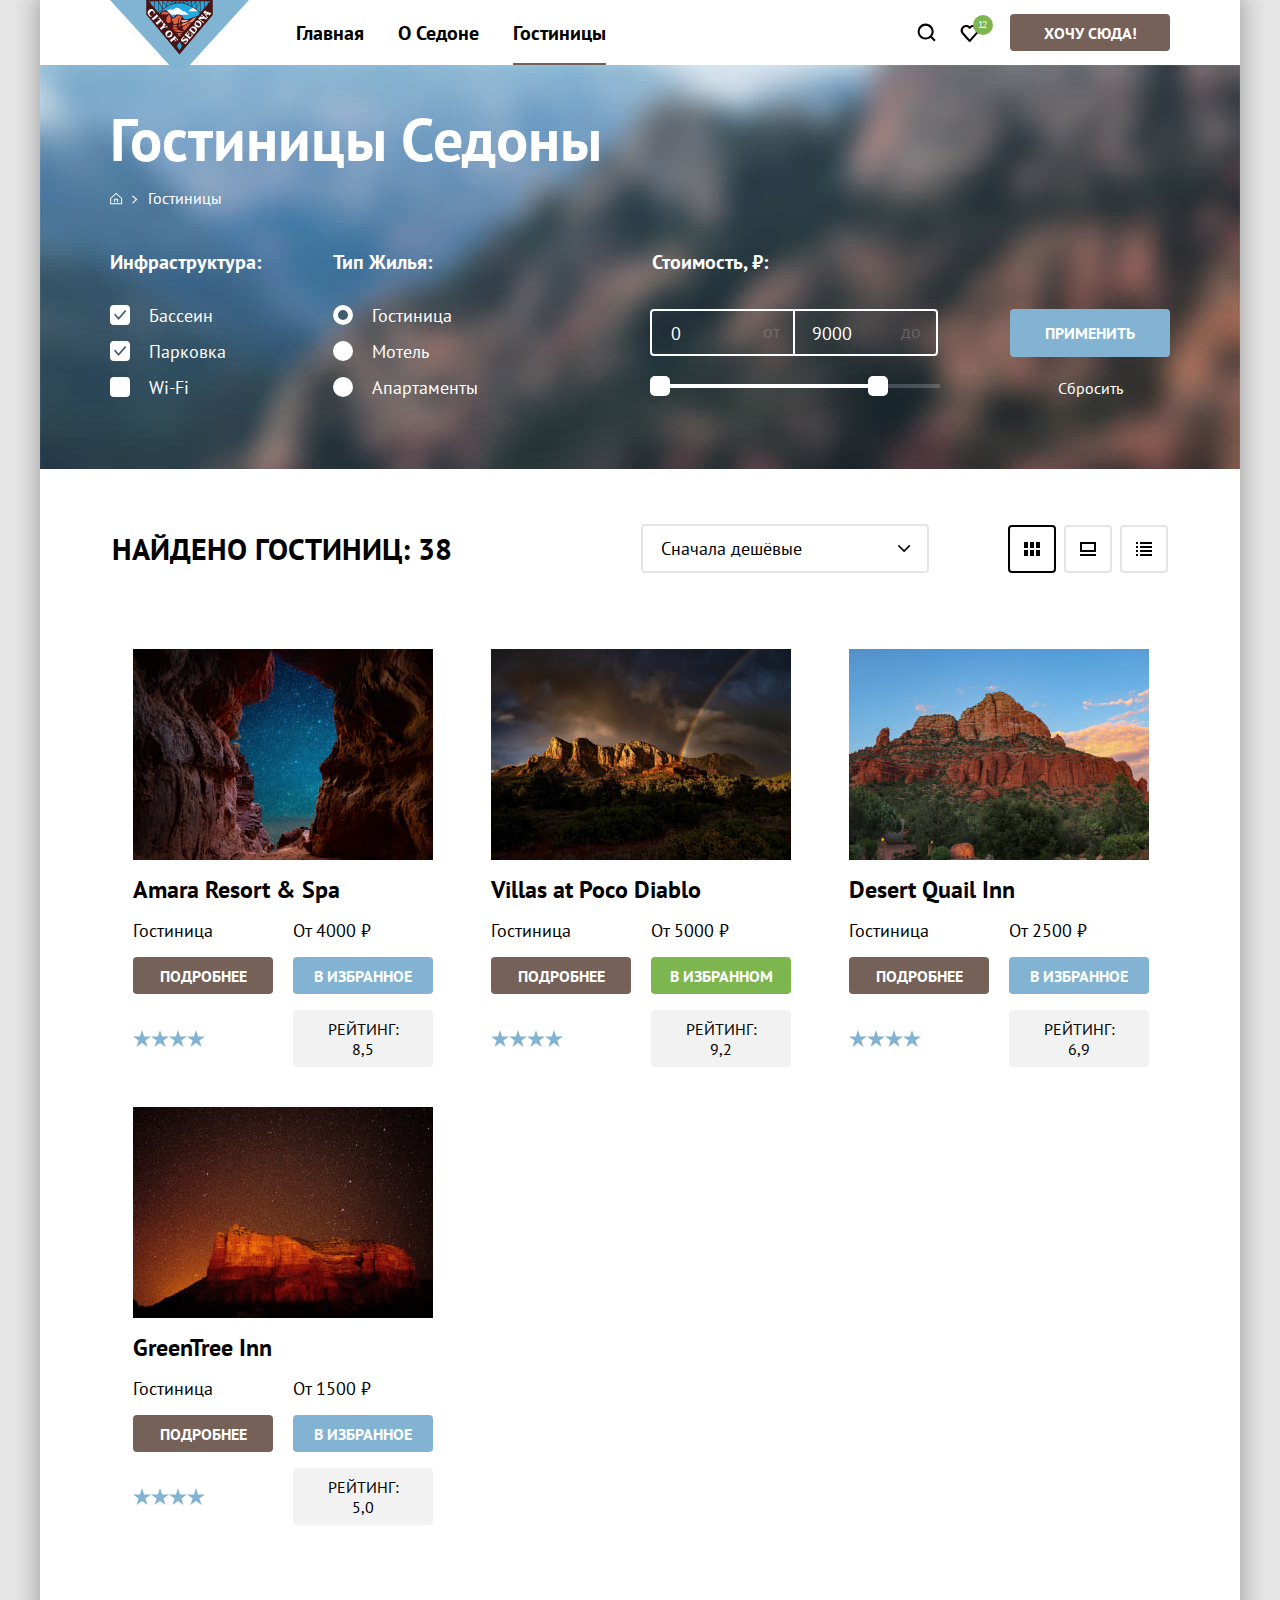
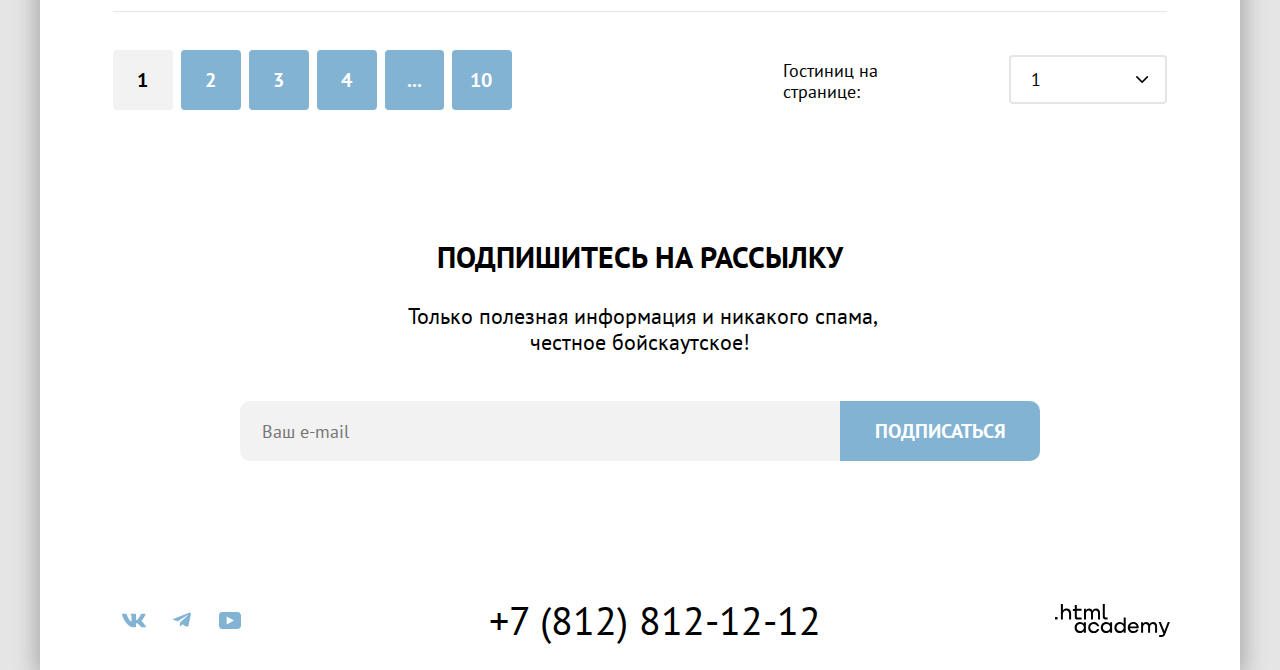
<file: catalog.html>
<!DOCTYPE html>
<html lang="ru">

  <head>
    <meta charset="utf-8">
    <title>Каталог</title>
    <link rel="stylesheet" href="./styles/styles.css">
    <link rel="icon" href="./images/favicon.png" sizes="32x32" type="image/png">
  </head>

  <body>
    <div class="body-container">
      <header class="page-header">
        <a class="header-logo" href="#">
          <img class="header-logo-img" src="images/logo-header.svg" width="139" height="70" alt="Логотип города Седона">
        </a>
        <nav class="navigation">
          <ul class="navigation-list">
            <li class="navigation-item">
              <a href="index.html" class="navigation-link">Главная</a>
            </li>
            <li class="navigation-item">
              <a href="index.html#about" class="navigation-link">О Седоне</a>
            </li>
            <li class="navigation-item">
              <a class="navigation-link current">Гостиницы</a>
            </li>
          </ul>
          <div class="navigation-user-list-wrapper">
            <ul class="navigation-user-list">
              <li class="navigation-user-item">
                <a href="#" class="navigation-user-link"><span class="visually-hidden">Поиск</span></a>
              </li>
              <li class="navigation-user-item">
                <a href="#" class="navigation-user-link">
                  <span class="visually-hidden">Избранное</span>
                  <span class="bookmarks-counter">12</span>
                </a>
              </li>
            </ul>
            <button class="button navigation-booking">Хочу сюда!</button>
          </div>
        </nav>
      </header>
      <main class="main-catalog">
        <div class="filter-wrapper">
          <header class="catalog-header">
            <h1 class="catalog-header-title">Гостиницы Седоны</h1>
            <ul class="breadcrums">
              <li class="breadcrums-item">
                <a class="breadcrums-link" href="index.html">
                  <svg class="breadcrums-icon" aria-hidden="true" focusable="false" width="13" height="13"
                    xmlns="http://www.w3.org/2000/svg">
                    <path fill-rule="evenodd" clip-rule="evenodd"
                      d="m.16 6.15 6-5.5 6 5.5v6.2h-12v-6.2Zm1 .4v4.8h10v-4.8l-5-4.5-5 4.5Zm4 3.8h-1v-3.5h4v3.5h-1v-2.5h-2v2.5Z" />
                  </svg>
                  <span class="visually-hidden">Главная</span>
                </a>
              </li>
              <li class="breadcrums-item">
                <a class="breadcrums-link" href="#">Гостиницы</a>
              </li>
            </ul>
            <section class="catalog-header-filter">
              <h2 class="visually-hidden">Фильтры</h2>
              <form class="header-filter-form" action="https://echo.htmlacademy.ru" method="post">
                <fieldset class="filter-group infrastracture">
                  <legend class="filter-legend">Инфраструктура:</legend>
                  <ul class="filter-list">
                    <li class="filter-item">
                      <label class="filter-label">
                        <input class="visually-hidden control-input" type="checkbox" name="swimming-pool" checked>
                        <span class="control-mark-check"></span>
                        <span class="filter-text-checkbox">Бассеин</span>
                      </label>
                    </li>
                    <li class="filter-item">
                      <label class="filter-label">
                        <input class="visually-hidden control-input" type="checkbox" name="parking" checked>
                        <span class="control-mark-check"></span>
                        <span class="filter-text-checkbox">Парковка</span>
                      </label>
                    </li>
                    <li class="filter-item">
                      <label class="filter-label">
                        <input class="visually-hidden control-input" type="checkbox" name="Wi-Fi">
                        <span class="control-mark-check"></span>
                        <span class="filter-text-checkbox">Wi-Fi</span>
                      </label>
                    </li>
                  </ul>
                </fieldset>
                <fieldset class="filter-group property-type">
                  <legend class="filter-legend">Тип Жилья:</legend>
                  <ul class="filter-list">
                    <li class="filter-item">
                      <label class="filter-label">
                        <input class="visually-hidden control-input" type="radio" name="accomodation-type" checked>
                        <span class="control-mark-dot"></span>
                        <span class="filter-text-radio">Гостиница</span>
                      </label>
                    </li>
                    <li class="filter-item">
                      <label class="filter-label">
                        <input class="visually-hidden control-input" type="radio" name="accomodation-type">
                        <span class="control-mark-dot"></span>
                        <span class="filter-text-radio">Мотель</span>
                      </label>
                    </li>
                    <li class="filter-item">
                      <label class="filter-label">
                        <input class="visually-hidden control-input" type="radio" name="accomodation-type">
                        <span class="control-mark-dot"></span>
                        <span class="filter-text-radio">Апартаменты</span>
                      </label>
                    </li>
                  </ul>
                </fieldset>
                <fieldset class="filter-group price-range">
                  <legend class="filter-legend-range">Стоимость, ₽:</legend>
                  <div class="range">
                    <div class="range-wrapper-inputs">
                      <label class="catalog-filter-label">
                        <input class="range-input label-min" type="number" value="0" name="min-price">
                        <span class="lable-text-min">от</span>
                      </label>
                      <label class="catalog-filter-label">
                        <input class="range-input label-max" type="number" value="9000" name="max-price">
                        <span class="lable-text-max">до</span>
                      </label>
                    </div>
                    <div class="range-scale">
                      <div class="range-bar" style="left: 0; width: 228px">
                        <button class="range-toggle toggle-min" type="button">
                          <span class="visually-hidden">Изменить минимальную цену.</span>
                        </button>
                        <button class="range-toggle toggle-max" type="button">
                          <span class="visually-hidden">Изменить максимальную цену.</span>
                        </button>
                      </div>
                    </div>
                  </div>
                </fieldset>
                <div class="button-filter-wrapper">
                  <button class="button filter-submit" type="submit">Применить</button>
                  <button class="button filter-reset" type="reset">Сбросить</button>
                </div>
              </form>
            </section>
          </header>
        </div>
        <section class="catalog-search-filter">
          <h2 class="search-filter-title">Найдено гостиниц: 38</h2>
          <select class="search-filter-select" aria-label="Сортировка">
            <option value="cheap">Сначала дешёвые</option>
            <option value="expensieve">Сначала дорогие</option>
            <option value="popular">Сначала популярные</option>
          </select>
          <ul class="search-filter-list">
            <li class="search-filter-item">
              <a class="search-filter-view-button selected" href="#">
                <span class="visually-hidden">Показать карточки</span>
              </a>
            </li>
            <li class="search-filter-item">
              <a class="search-filter-view-button" href="#">
                <span class="visually-hidden">Растянуть на весь экран</span>
              </a>
            </li>
            <li class="search-filter-item">
              <a class="search-filter-view-button" href="#">
                <span class="visually-hidden">Показать список</span>
              </a>
            </li>
          </ul>
        </section>
        <section class="catalog-search-result">
          <ul class="product-list">
            <li class="product-card">
              <a class="product-card-link" href="product.html">
                <img class="product-card-img" src="images/catalog/hotel-1.jpg" width="300" height="211"
                  alt="Гостиница Амара резорт и Спа">
                <h3 class="product-card-title">Amara Resort & Spa</h3>
              </a>
              <span class="product-card-text">Гостиница</span>
              <b class="product-card-text">От 4000 ₽</b>
              <a class="product-card-info-button" href="#">Подробнее</a>
              <a class="product-card-bookmark-button" href="#">В избранное</a>
              <span class="product-card-stars"></span>
              <span class="product-card-raiting">Рейтинг: 8,5</span>
            </li>
            <li class="product-card">
              <a class="product-card-link" href="product.html">
                <img class="product-card-img" src="images/catalog/hotel-2.jpg" width="300" height="211"
                  alt="Гостиница Виллас эт Поко Диабло">
                <h3 class="product-card-title">Villas at Poco Diablo</h3>
              </a>
              <span class="product-card-text">Гостиница</span>
              <b class="product-card-text">От 5000 ₽</b>
              <a class="product-card-info-button" href="#">Подробнее</a>
              <a class="product-card-bookmark-button marked" href="#">В избранном</a>
              <span class="product-card-stars"></span>
              <span class="product-card-raiting">Рейтинг: 9,2</span>
            </li>
            <li class="product-card">
              <a class="product-card-link" href="product.html">
                <img class="product-card-img" src="images/catalog/hotel-3.jpg" width="300" height="211"
                  alt="Гостиница Дезерт Куали Инн">
                <h3 class="product-card-title">Desert Quail Inn</h3>
              </a>
              <span class="product-card-text">Гостиница</span>
              <b class="product-card-text">От 2500 ₽</b>
              <a class="product-card-info-button" href="#">Подробнее</a>
              <a class="product-card-bookmark-button" href="#">В избранное</a>
              <span class="product-card-stars"></span>
              <span class="product-card-raiting">Рейтинг: 6,9</span>
            </li>
            <li class="product-card">
              <a class="product-card-link" href="product.html">
                <img class="product-card-img" src="images/catalog/hotel-4.jpg" width="300" height="211"
                  alt="Гостиница ГринТри Инн">
                <h3 class="product-card-title">GreenTree Inn</h3>
              </a>
              <span class="product-card-text">Гостиница</span>
              <b class="product-card-text">От 1500 ₽</b>
              <a class="product-card-info-button" href="#">Подробнее</a>
              <a class="product-card-bookmark-button" href="#">В избранное</a>
              <span class="product-card-stars"></span>
              <span class="product-card-raiting">Рейтинг: 5,0</span>
            </li>
          </ul>
        </section>
        <section class="pagination">
          <h2 class="visually-hidden">Пагинация</h2>
          <ul class="pagination-list">
            <li class="pagination-item">
              <a class="pagination-link pagination-current" href="#">1</a>
            </li>
            <li class="pagination-item">
              <a class="pagination-link" href="#">2</a>
            </li>
            <li class="pagination-item">
              <a class="pagination-link" href="#">3</a>
            </li>
            <li class="pagination-item">
              <a class="pagination-link" href="#">4</a>
            </li>
            <li class="pagination-item">
              <button class="button more-results" type="button">...</button>
            </li>
            <li class="pagination-item">
              <a class="pagination-link two-digit" href="#">10</a>
            </li>
          </ul>
          <p class="page-result-total">Гостиниц на странице:</p>
          <select class="page-result-select" aria-label="Сортировка">
            <option value="one">1</option>
            <option value="two">2</option>
            <option value="three">3</option>
            <option value="four">4</option>
          </select>
        </section>
      </main>
      <footer class="page-footer">
        <section class="page-footer-subscription alternative-footer-background">
          <h2 class="subscription-title alternative-footer-font">Подпишитесь на рассылку</h2>
          <p class="subscription-text alternative-footer-font">&nbsp;Только полезная информация и никакого спама,<br>
            честное
            бойскаутское!</p>
          <form class="subscription-form alternative-footer-form" action="https://echo.htmlacademy.ru" method="post">
            <label class="visually-hidden" for="email">Форма подписки на новости</label>
            <input class="subscription-field alternative-footer-field" type="email" id="email" name="email"
              placeholder="Ваш e-mail">
            <button class="button subscription">Подписаться</button>
          </form>
        </section>
        <div class="page-contacts-wrapper">
          <section class="page-footer-social">
            <h2 class="visually-hidden">Соцсети</h2>
            <ul class="social-list">
              <li class="social-item">
                <a class="social-link" href="https://vk.com/htmlacademy">
                  <svg class="social-icon" aria-hidden="true" focusable="false" width="24" height="15"
                    xmlns="http://www.w3.org/2000/svg">
                    <g clip-path="url(#a)">
                      <path fill-rule="evenodd" clip-rule="evenodd"
                        d="M23.45 1.45c.17-.55 0-.95-.8-.95h-2.62c-.67 0-.98.35-1.14.73 0 0-1.34 3.2-3.23 5.27-.61.6-.89.8-1.22.8-.17 0-.42-.2-.42-.74V1.45c0-.66-.18-.95-.74-.95H9.15c-.42 0-.67.3-.67.6 0 .61.95.76 1.05 2.5v3.8c0 .84-.16.99-.5.99-.88 0-3.05-3.21-4.33-6.89-.25-.71-.5-1-1.17-1H.9c-.75 0-.9.35-.9.73 0 .68.89 4.07 4.14 8.55 2.18 3.06 5.23 4.72 8.01 4.72 1.67 0 1.88-.37 1.88-1v-2.32c0-.73.16-.88.69-.88.38 0 1.05.2 2.61 1.67 1.78 1.75 2.07 2.53 3.08 2.53h2.62c.75 0 1.13-.37.91-1.1-.24-.72-1.09-1.77-2.21-3.02-.62-.7-1.54-1.47-1.81-1.86-.4-.49-.28-.7 0-1.14 0 0 3.2-4.43 3.53-5.93Z" />
                    </g>
                    <defs>
                      <clipPath id="a">
                        <path fill="#fff" transform="translate(0 .5)" d="M0 0h24v14H0z" />
                      </clipPath>
                    </defs>
                  </svg>
                  <span class="visually-hidden">Вконтакте</span>
                </a>
              </li>
              <li class="social-item">
                <a class="social-link" href="https://t.me/htmlacademy">
                  <svg class="social-icon" aria-hidden="true" focusable="false" width="18" height="17"
                    xmlns="http://www.w3.org/2000/svg">
                    <g clip-path="url(#a)">
                      <path
                        d="M16.79.6.84 6.75c-1.09.43-1.08 1.04-.2 1.31l4.1 1.28 9.47-5.98c.44-.27.85-.12.52.18l-7.68 6.92-.28 4.22c.41 0 .6-.19.83-.41l1.99-1.93 4.13 3.05c.77.42 1.31.2 1.5-.7l2.72-12.8C18.22.77 17.5.27 16.79.59Z" />
                    </g>
                    <defs>
                      <clipPath id="a">
                        <path fill="#fff" d="M0 0h18v17H0z" />
                      </clipPath>
                    </defs>
                  </svg>
                  <span class="visually-hidden">Телеграм</span>
                </a>
              </li>
              <li class="social-item">
                <a class="social-link" href="https://www.youtube.com/user/htmlacademyru">
                  <svg class="social-icon" aria-hidden="true" focusable="false" width="22" height="17"
                    xmlns="http://www.w3.org/2000/svg">
                    <path
                      d="M18.6 0H3.18C1.31 0 0 1.6 0 3.4v10.1C0 15.4 1.31 17 3.17 17h15.66c1.64 0 3.17-1.6 3.17-3.4V3.4C21.78 1.6 20.47 0 18.6 0ZM7.67 12.54V4.46L15 8.5l-7.33 4.04Z" />
                  </svg>
                  <span class="visually-hidden">Ютуб</span>
                </a>
              </li>
            </ul>
          </section>
          <section class="page-footer-contacts">
            <h2 class="visually-hidden">Контакты</h2>
            <address class="contacts-address">
              <a class="contacts-phone" href="tel:+78128121212">+7 (812) 812-12-12</a>
            </address>
          </section>
          <section class="page-footer-developer">
            <h2 class="visually-hidden">Разработчик</h2>
            <a class="contacts-developer" href="https://htmlacademy.ru/">
              <svg class="contacts-developer-logo" aria-hidden="true" focusable="false" width="115" height="34"
                xmlns="http://www.w3.org/2000/svg">
                <path
                  d="M0 13.9v2.6h2.5v-2.6H0ZM11.6 5.5c-1.6 0-2.8.7-3.6 1.7h-.1V1h-2v15.5h2v-5.3c0-2.1 1.3-3.6 3.3-3.6 1.8 0 2.9 1.4 2.9 3.2v5.7h2v-6.1c.1-3-1.8-4.9-4.5-4.9ZM26.6 5.8h-4.8V2.1h-2v3.8h-1.9v2h1.9v6c0 1.7 1 2.7 2.7 2.7h4.1v-2h-3.7c-.7 0-1.1-.4-1.1-1.1V7.8h4.8v-2ZM41.1 5.6c-1.6 0-2.9.8-3.5 2.1h-.1c-.6-1.2-1.8-2.1-3.4-2.1-1.4 0-2.5.8-3.1 1.8h-.1V5.8H29v10.6h2V11c0-2 1-3.5 2.6-3.5 1.5 0 2.4 1 2.4 2.6v6.3h2v-5.6c0-2.4 1.4-3.3 2.6-3.3 1.5 0 2.4 1 2.4 2.6v6.3h2V9.9c.1-2.5-1.4-4.3-3.9-4.3ZM47.8 13.7c0 1.7 1 2.7 2.8 2.7h2v-2h-1.7c-.7 0-1.1-.4-1.1-1.1V1h-2v12.7ZM28.9 20.7c-.9-1.1-2.2-1.8-3.9-1.8-3.1 0-5.4 2.3-5.4 5.6s2.3 5.6 5.4 5.6c1.8 0 3-.8 3.8-1.9h.1v1.6h2V19.2h-2v1.5Zm-3.6 7.4c-2.2 0-3.6-1.6-3.6-3.6s1.4-3.6 3.6-3.6 3.6 1.6 3.6 3.6c0 1.9-1.4 3.6-3.6 3.6ZM44.2 23c-.5-2.4-2.6-4.1-5.4-4.1a5.4 5.4 0 0 0-5.6 5.6c0 3.1 2.2 5.6 5.6 5.6 2.8 0 4.9-1.8 5.4-4.2h-2.1a3.4 3.4 0 0 1-3.3 2.3c-2.2 0-3.6-1.6-3.6-3.6s1.4-3.6 3.6-3.6c1.6 0 2.8 1 3.3 2.2h2.1V23ZM55.1 20.7c-.9-1.1-2.2-1.8-3.9-1.8-3.1 0-5.4 2.3-5.4 5.6s2.3 5.6 5.4 5.6c1.8 0 3-.8 3.8-1.9h.1v1.6h2V19.2h-2v1.5Zm-3.6 7.4c-2.2 0-3.6-1.6-3.6-3.6s1.4-3.6 3.6-3.6 3.6 1.6 3.6 3.6c0 1.9-1.5 3.6-3.6 3.6ZM68.7 20.8c-.9-1.1-2.2-1.9-3.9-1.9-3.1 0-5.4 2.3-5.4 5.6s2.2 5.6 5.4 5.6c1.7 0 3-.8 3.8-1.8h.1v1.5h2V14.4h-2v6.4Zm-3.6 7.3c-2.2 0-3.6-1.6-3.6-3.6s1.4-3.6 3.6-3.6 3.6 1.6 3.6 3.6c-.1 2-1.5 3.6-3.6 3.6ZM78.3 18.9c-3.3 0-5.5 2.5-5.5 5.6 0 3 2.1 5.6 5.5 5.6 2.5 0 4.5-1.3 5.2-3.6h-2.1c-.5 1-1.6 1.6-3 1.6-1.9 0-3.3-1.3-3.4-2.9h8.8c.2-3.6-2-6.3-5.5-6.3Zm0 1.9c1.7 0 3 1 3.3 2.6h-6.5c.3-1.5 1.5-2.6 3.2-2.6ZM98.2 18.9c-1.6 0-2.9.8-3.6 2h-.1c-.6-1.2-1.8-2-3.4-2-1.4 0-2.5.7-3.1 1.8v-1.5h-1.9v10.6h2v-5.4c0-2 1-3.4 2.6-3.5 1.5 0 2.4 1 2.4 2.6v6.3h2v-5.6c0-2.4 1.4-3.3 2.6-3.3 1.5 0 2.4 1 2.4 2.6v6.3h2v-6.5c.1-2.6-1.4-4.4-3.9-4.4ZM109.4 28l-3.6-8.9h-2.2l4.8 11.6c-.3.9-.7 1.2-1.7 1.2h-2.5v2h2.5c1.8 0 2.8-.8 3.5-2.6l4.7-12.2h-2.1l-3.4 8.9Z" />
              </svg>
              <span class="visually-hidden">Логотип студии разработчика HTMLacademy</span>
            </a>
          </section>
        </div>
      </footer>
    </div>
  </body>

</html>
</file>
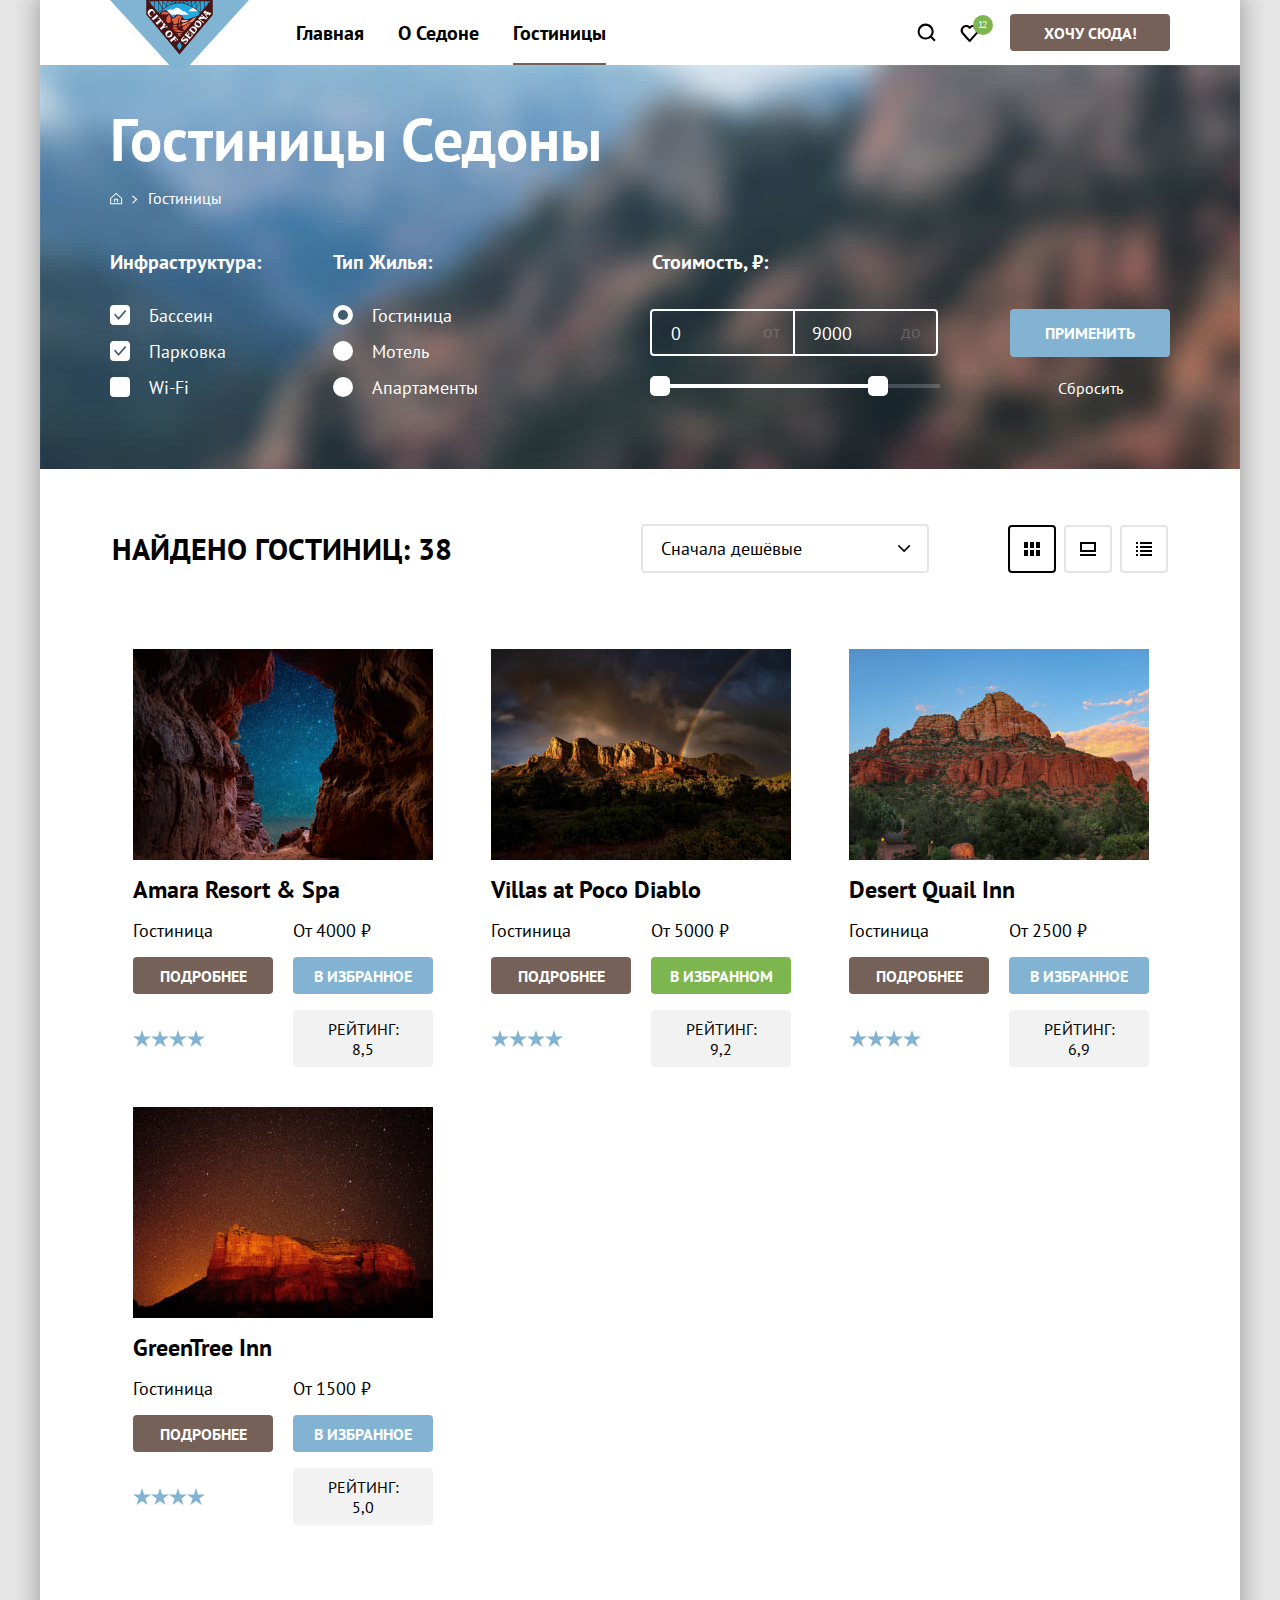
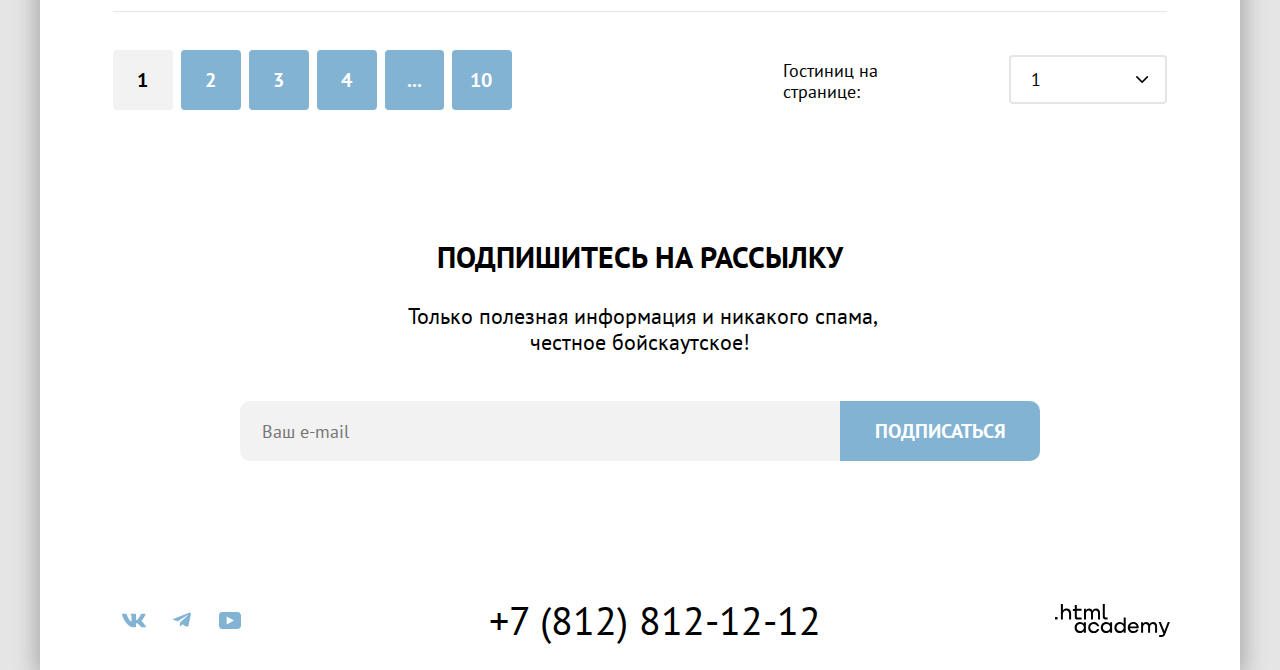
<file: master/catalog.html>
<!DOCTYPE html>
<html lang="ru">

  <head>
    <meta charset="utf-8">
    <title>Каталог</title>
    <link rel="stylesheet" href="./styles/styles.css">
    <link rel="icon" href="./images/favicon.png" sizes="32x32" type="image/png">
    <base href="https://htmlacademy-htmlcss.github.io/2056461-sedona-34/master/">
</head>

  <body>
    <div class="body-container">
      <header class="page-header">
        <a class="header-logo" href="#">
          <img class="header-logo-img" src="images/logo-header.svg" width="139" height="70" alt="Логотип города Седона">
        </a>
        <nav class="navigation">
          <ul class="navigation-list">
            <li class="navigation-item">
              <a href="index.html" class="navigation-link">Главная</a>
            </li>
            <li class="navigation-item">
              <a href="index.html#about" class="navigation-link">О Седоне</a>
            </li>
            <li class="navigation-item">
              <a class="navigation-link current">Гостиницы</a>
            </li>
          </ul>
          <div class="navigation-user-list-wrapper">
            <ul class="navigation-user-list">
              <li class="navigation-user-item">
                <a href="#" class="navigation-user-link"><span class="visually-hidden">Поиск</span></a>
              </li>
              <li class="navigation-user-item">
                <a href="#" class="navigation-user-link">
                  <span class="visually-hidden">Избранное</span>
                  <span class="bookmarks-counter">12</span>
                </a>
              </li>
            </ul>
            <button class="button navigation-booking">Хочу сюда!</button>
          </div>
        </nav>
      </header>
      <main class="main-catalog">
        <div class="filter-wrapper">
          <header class="catalog-header">
            <h1 class="catalog-header-title">Гостиницы Седоны</h1>
            <ul class="breadcrums">
              <li class="breadcrums-item">
                <a class="breadcrums-link" href="index.html">
                  <svg class="breadcrums-icon" aria-hidden="true" focusable="false" width="13" height="13"
                    xmlns="http://www.w3.org/2000/svg">
                    <path fill-rule="evenodd" clip-rule="evenodd"
                      d="m.16 6.15 6-5.5 6 5.5v6.2h-12v-6.2Zm1 .4v4.8h10v-4.8l-5-4.5-5 4.5Zm4 3.8h-1v-3.5h4v3.5h-1v-2.5h-2v2.5Z" />
                  </svg>
                  <span class="visually-hidden">Главная</span>
                </a>
              </li>
              <li class="breadcrums-item">
                <a class="breadcrums-link" href="#">Гостиницы</a>
              </li>
            </ul>
            <section class="catalog-header-filter">
              <h2 class="visually-hidden">Фильтры</h2>
              <form class="header-filter-form" action="https://echo.htmlacademy.ru" method="post">
                <fieldset class="filter-group infrastracture">
                  <legend class="filter-legend">Инфраструктура:</legend>
                  <ul class="filter-list">
                    <li class="filter-item">
                      <label class="filter-label">
                        <input class="visually-hidden control-input" type="checkbox" name="swimming-pool" checked>
                        <span class="control-mark-check"></span>
                        <span class="filter-text-checkbox">Бассеин</span>
                      </label>
                    </li>
                    <li class="filter-item">
                      <label class="filter-label">
                        <input class="visually-hidden control-input" type="checkbox" name="parking" checked>
                        <span class="control-mark-check"></span>
                        <span class="filter-text-checkbox">Парковка</span>
                      </label>
                    </li>
                    <li class="filter-item">
                      <label class="filter-label">
                        <input class="visually-hidden control-input" type="checkbox" name="Wi-Fi">
                        <span class="control-mark-check"></span>
                        <span class="filter-text-checkbox">Wi-Fi</span>
                      </label>
                    </li>
                  </ul>
                </fieldset>
                <fieldset class="filter-group property-type">
                  <legend class="filter-legend">Тип Жилья:</legend>
                  <ul class="filter-list">
                    <li class="filter-item">
                      <label class="filter-label">
                        <input class="visually-hidden control-input" type="radio" name="accomodation-type" checked>
                        <span class="control-mark-dot"></span>
                        <span class="filter-text-radio">Гостиница</span>
                      </label>
                    </li>
                    <li class="filter-item">
                      <label class="filter-label">
                        <input class="visually-hidden control-input" type="radio" name="accomodation-type">
                        <span class="control-mark-dot"></span>
                        <span class="filter-text-radio">Мотель</span>
                      </label>
                    </li>
                    <li class="filter-item">
                      <label class="filter-label">
                        <input class="visually-hidden control-input" type="radio" name="accomodation-type">
                        <span class="control-mark-dot"></span>
                        <span class="filter-text-radio">Апартаменты</span>
                      </label>
                    </li>
                  </ul>
                </fieldset>
                <fieldset class="filter-group price-range">
                  <legend class="filter-legend-range">Стоимость, ₽:</legend>
                  <div class="range">
                    <div class="range-wrapper-inputs">
                      <label class="catalog-filter-label">
                        <input class="range-input label-min" type="number" value="0" name="min-price">
                        <span class="lable-text-min">от</span>
                      </label>
                      <label class="catalog-filter-label">
                        <input class="range-input label-max" type="number" value="9000" name="max-price">
                        <span class="lable-text-max">до</span>
                      </label>
                    </div>
                    <div class="range-scale">
                      <div class="range-bar" style="left: 0; width: 228px">
                        <button class="range-toggle toggle-min" type="button">
                          <span class="visually-hidden">Изменить минимальную цену.</span>
                        </button>
                        <button class="range-toggle toggle-max" type="button">
                          <span class="visually-hidden">Изменить максимальную цену.</span>
                        </button>
                      </div>
                    </div>
                  </div>
                </fieldset>
                <div class="button-filter-wrapper">
                  <button class="button filter-submit" type="submit">Применить</button>
                  <button class="button filter-reset" type="reset">Сбросить</button>
                </div>
              </form>
            </section>
          </header>
        </div>
        <section class="catalog-search-filter">
          <h2 class="search-filter-title">Найдено гостиниц: 38</h2>
          <select class="search-filter-select" aria-label="Сортировка">
            <option value="cheap">Сначала дешёвые</option>
            <option value="expensieve">Сначала дорогие</option>
            <option value="popular">Сначала популярные</option>
          </select>
          <ul class="search-filter-list">
            <li class="search-filter-item">
              <a class="search-filter-view-button selected" href="#">
                <span class="visually-hidden">Показать карточки</span>
              </a>
            </li>
            <li class="search-filter-item">
              <a class="search-filter-view-button" href="#">
                <span class="visually-hidden">Растянуть на весь экран</span>
              </a>
            </li>
            <li class="search-filter-item">
              <a class="search-filter-view-button" href="#">
                <span class="visually-hidden">Показать список</span>
              </a>
            </li>
          </ul>
        </section>
        <section class="catalog-search-result">
          <ul class="product-list">
            <li class="product-card">
              <a class="product-card-link" href="product.html">
                <img class="product-card-img" src="images/catalog/hotel-1.jpg" width="300" height="211"
                  alt="Гостиница Амара резорт и Спа">
                <h3 class="product-card-title">Amara Resort & Spa</h3>
              </a>
              <span class="product-card-text">Гостиница</span>
              <b class="product-card-text">От 4000 ₽</b>
              <a class="product-card-info-button" href="#">Подробнее</a>
              <a class="product-card-bookmark-button" href="#">В избранное</a>
              <span class="product-card-stars"></span>
              <span class="product-card-raiting">Рейтинг: 8,5</span>
            </li>
            <li class="product-card">
              <a class="product-card-link" href="product.html">
                <img class="product-card-img" src="images/catalog/hotel-2.jpg" width="300" height="211"
                  alt="Гостиница Виллас эт Поко Диабло">
                <h3 class="product-card-title">Villas at Poco Diablo</h3>
              </a>
              <span class="product-card-text">Гостиница</span>
              <b class="product-card-text">От 5000 ₽</b>
              <a class="product-card-info-button" href="#">Подробнее</a>
              <a class="product-card-bookmark-button marked" href="#">В избранном</a>
              <span class="product-card-stars"></span>
              <span class="product-card-raiting">Рейтинг: 9,2</span>
            </li>
            <li class="product-card">
              <a class="product-card-link" href="product.html">
                <img class="product-card-img" src="images/catalog/hotel-3.jpg" width="300" height="211"
                  alt="Гостиница Дезерт Куали Инн">
                <h3 class="product-card-title">Desert Quail Inn</h3>
              </a>
              <span class="product-card-text">Гостиница</span>
              <b class="product-card-text">От 2500 ₽</b>
              <a class="product-card-info-button" href="#">Подробнее</a>
              <a class="product-card-bookmark-button" href="#">В избранное</a>
              <span class="product-card-stars"></span>
              <span class="product-card-raiting">Рейтинг: 6,9</span>
            </li>
            <li class="product-card">
              <a class="product-card-link" href="product.html">
                <img class="product-card-img" src="images/catalog/hotel-4.jpg" width="300" height="211"
                  alt="Гостиница ГринТри Инн">
                <h3 class="product-card-title">GreenTree Inn</h3>
              </a>
              <span class="product-card-text">Гостиница</span>
              <b class="product-card-text">От 1500 ₽</b>
              <a class="product-card-info-button" href="#">Подробнее</a>
              <a class="product-card-bookmark-button" href="#">В избранное</a>
              <span class="product-card-stars"></span>
              <span class="product-card-raiting">Рейтинг: 5,0</span>
            </li>
          </ul>
        </section>
        <section class="pagination">
          <h2 class="visually-hidden">Пагинация</h2>
          <ul class="pagination-list">
            <li class="pagination-item">
              <a class="pagination-link pagination-current">1</a>
            </li>
            <li class="pagination-item">
              <a class="pagination-link">2</a>
            </li>
            <li class="pagination-item">
              <a class="pagination-link">3</a>
            </li>
            <li class="pagination-item">
              <a class="pagination-link">4</a>
            </li>
            <li class="pagination-item">
              <button class="button more-results" type="button">...</button>
            </li>
            <li class="pagination-item">
              <a class="pagination-link two-digit">10</a>
            </li>
          </ul>
          <p class="page-result-total">Гостиниц на странице:</p>
          <select class="page-result-select" aria-label="Сортировка">
            <option value="one">1</option>
            <option value="two">2</option>
            <option value="three">3</option>
            <option value="four">4</option>
          </select>
        </section>
      </main>
      <footer class="page-footer">
        <section class="page-footer-subscription alternative-footer-background">
          <h2 class="subscription-title alternative-footer-font">Подпишитесь на рассылку</h2>
          <p class="subscription-text alternative-footer-font">&nbspТолько полезная информация и никакого спама,<br>
            честное
            бойскаутское!</p>
          <form class="subscription-form alternative-footer-form" action="https://echo.htmlacademy.ru" method="post">
            <label class="visually-hidden" for="email">Форма подписки на новости</label>
            <input class="subscription-field alternative-footer-field" type="email" id="email" name="email"
              placeholder="Ваш e-mail">
            <button class="button subscription">Подписаться</button>
          </form>
        </section>
        <div class="page-contacts-wrapper">
          <section class="page-footer-social">
            <h2 class="visually-hidden">Соцсети</h2>
            <ul class="social-list">
              <li class="social-item">
                <a class="social-link" href="https://vk.com/htmlacademy">
                  <svg class="social-icon" aria-hidden="true" focusable="false" width="24" height="15"
                    xmlns="http://www.w3.org/2000/svg">
                    <g clip-path="url(#a)">
                      <path fill-rule="evenodd" clip-rule="evenodd"
                        d="M23.45 1.45c.17-.55 0-.95-.8-.95h-2.62c-.67 0-.98.35-1.14.73 0 0-1.34 3.2-3.23 5.27-.61.6-.89.8-1.22.8-.17 0-.42-.2-.42-.74V1.45c0-.66-.18-.95-.74-.95H9.15c-.42 0-.67.3-.67.6 0 .61.95.76 1.05 2.5v3.8c0 .84-.16.99-.5.99-.88 0-3.05-3.21-4.33-6.89-.25-.71-.5-1-1.17-1H.9c-.75 0-.9.35-.9.73 0 .68.89 4.07 4.14 8.55 2.18 3.06 5.23 4.72 8.01 4.72 1.67 0 1.88-.37 1.88-1v-2.32c0-.73.16-.88.69-.88.38 0 1.05.2 2.61 1.67 1.78 1.75 2.07 2.53 3.08 2.53h2.62c.75 0 1.13-.37.91-1.1-.24-.72-1.09-1.77-2.21-3.02-.62-.7-1.54-1.47-1.81-1.86-.4-.49-.28-.7 0-1.14 0 0 3.2-4.43 3.53-5.93Z" />
                    </g>
                    <defs>
                      <clipPath id="a">
                        <path fill="#fff" transform="translate(0 .5)" d="M0 0h24v14H0z" />
                      </clipPath>
                    </defs>
                  </svg>
                  <span class="visually-hidden">Вконтакте</span>
                </a>
              </li>
              <li class="social-item">
                <a class="social-link" href="https://t.me/htmlacademy">
                  <svg class="social-icon" aria-hidden="true" focusable="false" width="18" height="17"
                    xmlns="http://www.w3.org/2000/svg">
                    <g clip-path="url(#a)">
                      <path
                        d="M16.79.6.84 6.75c-1.09.43-1.08 1.04-.2 1.31l4.1 1.28 9.47-5.98c.44-.27.85-.12.52.18l-7.68 6.92-.28 4.22c.41 0 .6-.19.83-.41l1.99-1.93 4.13 3.05c.77.42 1.31.2 1.5-.7l2.72-12.8C18.22.77 17.5.27 16.79.59Z" />
                    </g>
                    <defs>
                      <clipPath id="a">
                        <path fill="#fff" d="M0 0h18v17H0z" />
                      </clipPath>
                    </defs>
                  </svg>
                  <span class="visually-hidden">Телеграм</span>
                </a>
              </li>
              <li class="social-item">
                <a class="social-link" href="https://www.youtube.com/user/htmlacademyru">
                  <svg class="social-icon" aria-hidden="true" focusable="false" width="22" height="17"
                    xmlns="http://www.w3.org/2000/svg">
                    <path
                      d="M18.6 0H3.18C1.31 0 0 1.6 0 3.4v10.1C0 15.4 1.31 17 3.17 17h15.66c1.64 0 3.17-1.6 3.17-3.4V3.4C21.78 1.6 20.47 0 18.6 0ZM7.67 12.54V4.46L15 8.5l-7.33 4.04Z" />
                  </svg>
                  <span class="visually-hidden">Ютуб</span>
                </a>
              </li>
            </ul>
          </section>
          <section class="page-footer-contacts">
            <h2 class="visually-hidden">Контакты</h2>
            <address class="contacts-address">
              <a class="contacts-phone" href="tel:+78128121212">+7 (812) 812-12-12</a>
            </address>
          </section>
          <section class="page-footer-developer">
            <h2 class="visually-hidden">Разработчик</h2>
            <a class="contacts-developer" href="https://htmlacademy.ru/">
              <svg class="contacts-developer-logo" aria-hidden="true" focusable="false" width="115" height="34"
                xmlns="http://www.w3.org/2000/svg">
                <path
                  d="M0 13.9v2.6h2.5v-2.6H0ZM11.6 5.5c-1.6 0-2.8.7-3.6 1.7h-.1V1h-2v15.5h2v-5.3c0-2.1 1.3-3.6 3.3-3.6 1.8 0 2.9 1.4 2.9 3.2v5.7h2v-6.1c.1-3-1.8-4.9-4.5-4.9ZM26.6 5.8h-4.8V2.1h-2v3.8h-1.9v2h1.9v6c0 1.7 1 2.7 2.7 2.7h4.1v-2h-3.7c-.7 0-1.1-.4-1.1-1.1V7.8h4.8v-2ZM41.1 5.6c-1.6 0-2.9.8-3.5 2.1h-.1c-.6-1.2-1.8-2.1-3.4-2.1-1.4 0-2.5.8-3.1 1.8h-.1V5.8H29v10.6h2V11c0-2 1-3.5 2.6-3.5 1.5 0 2.4 1 2.4 2.6v6.3h2v-5.6c0-2.4 1.4-3.3 2.6-3.3 1.5 0 2.4 1 2.4 2.6v6.3h2V9.9c.1-2.5-1.4-4.3-3.9-4.3ZM47.8 13.7c0 1.7 1 2.7 2.8 2.7h2v-2h-1.7c-.7 0-1.1-.4-1.1-1.1V1h-2v12.7ZM28.9 20.7c-.9-1.1-2.2-1.8-3.9-1.8-3.1 0-5.4 2.3-5.4 5.6s2.3 5.6 5.4 5.6c1.8 0 3-.8 3.8-1.9h.1v1.6h2V19.2h-2v1.5Zm-3.6 7.4c-2.2 0-3.6-1.6-3.6-3.6s1.4-3.6 3.6-3.6 3.6 1.6 3.6 3.6c0 1.9-1.4 3.6-3.6 3.6ZM44.2 23c-.5-2.4-2.6-4.1-5.4-4.1a5.4 5.4 0 0 0-5.6 5.6c0 3.1 2.2 5.6 5.6 5.6 2.8 0 4.9-1.8 5.4-4.2h-2.1a3.4 3.4 0 0 1-3.3 2.3c-2.2 0-3.6-1.6-3.6-3.6s1.4-3.6 3.6-3.6c1.6 0 2.8 1 3.3 2.2h2.1V23ZM55.1 20.7c-.9-1.1-2.2-1.8-3.9-1.8-3.1 0-5.4 2.3-5.4 5.6s2.3 5.6 5.4 5.6c1.8 0 3-.8 3.8-1.9h.1v1.6h2V19.2h-2v1.5Zm-3.6 7.4c-2.2 0-3.6-1.6-3.6-3.6s1.4-3.6 3.6-3.6 3.6 1.6 3.6 3.6c0 1.9-1.5 3.6-3.6 3.6ZM68.7 20.8c-.9-1.1-2.2-1.9-3.9-1.9-3.1 0-5.4 2.3-5.4 5.6s2.2 5.6 5.4 5.6c1.7 0 3-.8 3.8-1.8h.1v1.5h2V14.4h-2v6.4Zm-3.6 7.3c-2.2 0-3.6-1.6-3.6-3.6s1.4-3.6 3.6-3.6 3.6 1.6 3.6 3.6c-.1 2-1.5 3.6-3.6 3.6ZM78.3 18.9c-3.3 0-5.5 2.5-5.5 5.6 0 3 2.1 5.6 5.5 5.6 2.5 0 4.5-1.3 5.2-3.6h-2.1c-.5 1-1.6 1.6-3 1.6-1.9 0-3.3-1.3-3.4-2.9h8.8c.2-3.6-2-6.3-5.5-6.3Zm0 1.9c1.7 0 3 1 3.3 2.6h-6.5c.3-1.5 1.5-2.6 3.2-2.6ZM98.2 18.9c-1.6 0-2.9.8-3.6 2h-.1c-.6-1.2-1.8-2-3.4-2-1.4 0-2.5.7-3.1 1.8v-1.5h-1.9v10.6h2v-5.4c0-2 1-3.4 2.6-3.5 1.5 0 2.4 1 2.4 2.6v6.3h2v-5.6c0-2.4 1.4-3.3 2.6-3.3 1.5 0 2.4 1 2.4 2.6v6.3h2v-6.5c.1-2.6-1.4-4.4-3.9-4.4ZM109.4 28l-3.6-8.9h-2.2l4.8 11.6c-.3.9-.7 1.2-1.7 1.2h-2.5v2h2.5c1.8 0 2.8-.8 3.5-2.6l4.7-12.2h-2.1l-3.4 8.9Z" />
              </svg>
              <span class="visually-hidden">Логотип студии разработчика HTMLacademy</span>
            </a>
          </section>
        </div>
      </footer>
    </div>
  </body>

</html>
</file>
<file: styles/styles.css>
@font-face {
  font-family: "PT Sans";
  src: url("../fonts/ptsans-400.woff2") format("woff");
  font-style: normal;
  font-weight: 400;
  font-display: swap;
}

@font-face {
  font-family: "PT Sans";
  src: url("../fonts/ptsans-700.woff2") format("woff");
  font-style: normal;
  font-weight: 700;
  font-display: swap;
}

html {
  height: 100%;
}

body {
  min-width: 1280px;
  margin: 0;
  font-family: "PT Sans", sans-serif;
  font-weight: 400;
  font-size: 22px;
  line-height: 26px;
  color: #000000;
  background-color: #E5E5E5;

}

.body-container {
  margin: 0 auto;
  width: 1200px;
  display: flex;
  min-height: 100%;
  flex-direction: column;
  background-color: #ffffff;
  box-shadow: 0 0 20px 5px #00000040;
}

.visually-hidden {
  position: absolute;
  width: 1px;
  height: 1px;
  margin: -1px;
  padding: 0;
  border: 0;
  clip: rect(0 0 0 0);
  overflow: hidden;
}

/* Sticky footer */

.main-index,
.main-catalog {
  flex-grow: 1;
}

/* Buttons */

.button {
  display: inline-block;
  font-family: inherit;
  font-size: 20px;
  line-height: 36px;
  font-weight: 700;
  color: #ffffff;
  background-color: #756157;
  text-transform: uppercase;
  text-align: center;
  border: none;
  cursor: pointer;
  border-radius: 4px;
}

.navigation-booking {
  width: 160px;
  height: fit-content;
  font-size: 16px;
  line-height: 20px;
  margin: 14px 0 19px;
  padding: 9px 15px 8px;
}

.button.navigation-booking:hover,
.button.navigation-booking:focus {
  background-color: #615048;
  outline: none;
}

.button.navigation-booking:active {
  background-color: #756157;
  color: rgba(255, 255, 255, 0.3);
}

.button.navigation-booking:disabled {
  background-color: #E5E5E5;
}

.filter-submit {
  background-color: #82B3D3;
  font-size: 16px;
  line-height: 20px;
  padding: 14px 15px;
  min-width: 160px;
  margin-bottom: 20px;
}

.button.filter-submit:hover,
.button.filter-submit:focus {
  background-color: #68A2CA;
  outline: none;
}

.button.filter-submit:active {
  background-color: #82B3D3;
  color: rgba(255, 255, 255, 0.3);
}

.button.filter-submit:disabled {
  background-color: #E5E5E5;
}

.filter-reset {
  background-color: transparent;
  font-size: 16px;
  line-height: 20px;
  font-weight: 400;
  text-transform: none;
}

.filter-reset:hover {
  color: #ffffff60;
}

.filter-reset:focus,
.filter-reset:focus-visible {
  color: #ffffff;
  outline: none;
  box-shadow: inset 0 0 0 3px #83B3D3;
}

.filter-reset:active {
  color: #ffffff30;
  box-shadow: none;
}


.subscription {
  background-color: #82B3D3;
  min-width: 200px;
  max-width: 300px;
  padding: 12px 15px;
  border-radius: 0 10px 10px 0;
}

.button.subscription:hover,
.button.subscription:focus {
  background-color: #68A2CA;
  outline: none;
}

.button.subscription:active {
  background-color: #82B3D3;
  color: rgba(255, 255, 255, 0.3);
}

.button.subscription:disabled {
  background-color: #E5E5E5;
}

.booking {
  padding: 12px 15px;
  margin: 0 auto;
  width: 574px;
  min-height: 60px;
}

.button.booking:hover,
.button.booking:focus,
.button.booking:focus-visible {
  background-color: #615048;
  outline: none;
}

.button.booking:active {
  background-color: #756157;
  color: rgba(255, 255, 255, 0.3);
}

.button.booking:disabled {
  background-color: #E5E5E5;
}

.more-results {
  background-color: #82B3D3;
  color: #ffffff;
  padding: 12px 22px;
}

.button.more-results:hover:not(.pagination-current),
.button.more-results:focus:not(.pagination-current) {
  background-color: #68A2CA;
  outline: none;
}

.button.more-results:active:not(.pagination-current) {
  background-color: #82B3D3;
  color: rgba(255, 255, 255, 0.3);
}

.product-card-bookmark-button.marked {
  background-color: #7DB54F;
}

.product-card-bookmark-button.marked:hover,
.product-card-bookmark-button.marked:focus {
  background-color: #6C9E42;
  outline: none;
}

.product-card-bookmark-button.marked:active {
  background-color: #7DB54F;
  color: rgba(255, 255, 255, 0.3);
}

.product-card-bookmark-button.marked:disabled {
  background-color: #E5E5E5;
}

/* Header */

.page-header {
  display: flex;
  margin: 0 0 -5px;
  padding: 0 70px;
}

.header-logo {
  margin: 0 30px 0 0;
}

.header-logo-img {
  position: relative;
  display: block;
  margin: 0;
  z-index: 1;
}

.navigation {
  display: flex;
  width: 100%;
  justify-content: space-between;
  margin: 0;
  padding: 0;
}

.navigation-item {
  position: relative;
  margin: 0;
  padding: 0;
}

.navigation-list {
  width: 520px;
  display: flex;
  flex-wrap: wrap;
  list-style: none;
  margin: 0;
  padding: 0;
}

.navigation-user-list-wrapper {
  min-width: 264px;
  display: flex;
}

.navigation-user-list {
  display: flex;
  flex-wrap: wrap;
  margin: 0 20px 0 0;
  padding: 0;
  list-style: none;
}

.navigation-user-item {
  margin: 0;
  padding: 0;
}

.navigation-link,
.navigation-user-link {
  box-sizing: border-box;
  display: block;
  font-weight: 700;
  font-size: 20px;
  color: #000000;
  text-decoration: none;
}

.navigation-link {
  padding: 20px 17px;
}

.navigation-link.current::before {
  content: "";
  position: absolute;
  right: 17px;
  bottom: 5px;
  left: 17px;
  height: 2px;
  background-color: #756257;
}

.navigation-link:hover {
  color: #00000080;
}

.navigation-link:focus,
.navigation-link:focus-visible {
  color: #00000080;
  outline: none;
}

.navigation-link:active {
  color: #83B3D3;
}

.navigation-user-link {
  min-width: 42px;
  min-height: 66px;
}

.navigation-user-link:hover {
  opacity: 60%;
}

.navigation-user-link:focus,
.navigation-user-link:focus-visible {
  background-color: #E6E6E6;
  outline: none;
}

.navigation-user-link:active {
  background-color: #83B3D3;
}

.navigation-user-item:nth-child(1) .navigation-user-link {
  background-image: url("../images/icon-search.svg");
  background-repeat: no-repeat;
  background-position: center;
}

.navigation-user-item:nth-child(2) .navigation-user-link {
  position: relative;
  background-image: url("../images/icon-favorite.svg");
  background-repeat: no-repeat;
  background-position: center;
}

.bookmarks-counter {
  box-sizing: border-box;
  position: absolute;
  width: 20px;
  height: 20px;
  border-radius: 50%;
  background-color: #7DB54F;
  color: #ffffff;
  font-family: inherit;
  font-weight: 400;
  font-size: 10px;
  letter-spacing: -0.1em;
  line-height: 13px;
  padding: 3px 5px;
  top: 15px;
  right: -3px;
}

/* Index text blocks */

.main-index,
.page-footer-subscription {
  text-align: center;
}

.main-index-greeding {
  position: relative;
  color: #ffffff;
  background-color: #756157;
  background-image: url("../images/index-background.jpg");
  background-repeat: repeat-y;
  background-size: 100% auto;
  padding: 51px 0 0;
  overflow: hidden;
}

.main-index-greeding::before {
  content: "";
  position: absolute;
  background-color: #ffffff;
  width: 30%;
  height: 60px;
  bottom: -20px;
  left: -5px;
  transform: rotate(5.5deg);
  z-index: 1;
}

.main-index-greeding::after {
  content: "";
  position: absolute;
  background-color: #ffffff;
  width: 30%;
  height: 60px;
  bottom: -20px;
  right: -5px;
  transform: rotate(-5.5deg);
  z-index: 1;
}

.decorative-spikes {
  position: relative;
  width: 700px;
  height: 60px;
  margin: 0 auto;
  overflow: hidden;
}

.decorative-spikes::after {
  content: "";
  position: absolute;
  background-color: #ffffff;
  width: 360px;
  height: 46px;
  bottom: -15px;
  left: -6px;
  transform: rotate(9deg);
  z-index: 1;
}

.decorative-spikes::before {
  content: "";
  position: absolute;
  background-color: #ffffff;
  width: 360px;
  height: 46px;
  bottom: -15px;
  right: -6px;
  transform: rotate(-9deg);
  z-index: 1;
}

.index-lettering {
  display: block;
  margin: 0 auto 23px;
}

.main-index-slogan,
.action-question,
.subscription-title {
  font-size: 30px;
  line-height: 36px;
  font-weight: 700;
  text-transform: uppercase;
  text-align: center;
}

.benefits-title {
  position: relative;
  margin: 0;
  padding: 63px 0 0;
}

.main-index-slogan {
  margin: 0 290px 31px;
  padding: 0;
  text-align: center;
}

.main-index-text {
  margin: 0 270px 90px;
  padding: 0;
  text-align: center;
}

/* Adventages */

.benefits-list {
  display: flex;
  flex-wrap: wrap;
  margin: 0;
  padding: 0;
  list-style: none;
}

.benefits-point:not(.point-with-img) {
  padding: 103px 0 103px;
  width: 400px;
}

.benefits-point-wrapper {
  padding: 92px 0 92px;
  width: 400px;
}

.benefits-point.point-with-img {
  display: flex;
  flex-wrap: wrap;
  width: 100%;
}

.benefits-img {
  display: block;
  margin: 0;
  object-fit: contain;
}

.serviece-list {
  display: flex;
  flex-wrap: wrap;
  margin: 0;
  padding: 0;
  list-style: none;
}

.serviece-list-item {
  padding: 80px 0 0;
  width: 400px;
}

.benefits-point-title,
.srviece-list-item-title {
  font-size: 24px;
  line-height: 28px;
  font-weight: 700;
  text-transform: uppercase;
  width: 230px;
  text-align: center;
  margin: 0 auto 30px;
}

.benefits-point-text,
.serviece-list-item-text {
  width: 230px;
  font-size: 18px;
  line-height: 21px;
}

.serviece-list-item-text {
  text-align: center;
  margin: 0 auto 79px;
}

.benefits-point:nth-child(1),
.benefits-point:nth-child(2) {
  color: #ffffff;
  background-color: #82B3D3;
}

.benefits-point:nth-child(3),
.benefits-point:nth-child(5) {
  background-color: rgba(131, 179, 211, 0.12);
}

.benefits-point:nth-child(4) {
  background-color: rgba(131, 179, 211, 0.2);
}

.serviece-list {
  color: #000000;
  background-color: #ffffff;
}

.serviece-list-item:nth-child(1),
.serviece-list-item:nth-child(3) {
  background-color: rgba(131, 179, 211, 0.12);
}

.benefits-point-number {
  display: block;
  margin: 0 auto 30px;
}

.benefits-point-text {
  text-align: center;
  margin: 0 auto 0;
}

.serviece-list-item:nth-child(1) .srviece-list-item-title::before {
  display: block;
  content: url("../images/icon-house.svg");
  margin: 0 auto 23px;
}

.serviece-list-item:nth-child(2) .srviece-list-item-title::before {
  display: block;
  content: url("../images/icon-food.svg");
  margin: 0 auto 23px;
}

.serviece-list-item:nth-child(3) .srviece-list-item-title::before {
  display: block;
  content: url("../images/icon-gift.svg");
  margin: -2px auto 22px;
}

/* Action form */

.action {
  margin: 0;
  padding: 91px 0 93px;
}

.action-question {
  margin: 0 290px 29px;
  padding: 0;
}

.action-text {
  margin: 0 290px 55px;
  padding: 0;
}


/* Subscription form */

.page-footer-subscription {
  background-color: #82B3D3;
  color: #ffffff;
  background-image: url("../images/subscription-area-background.jpg");
  background-repeat: repeat-y;
  background-size: 100% 100%;
}

.alternative-footer-background {
  background-color: #ffffff;
  background-image: none;
}

.alternative-footer-font {
  color: #000000;
}

.subscription-form {
  display: flex;
  justify-content: center;
}

.subscription-field {
  box-sizing: border-box;
  font-family: "PT Sans";
  font-size: 18px;
  line-height: 21px;
  font-weight: 400;
  min-width: 600px;
  padding: 20px 22px 19px;
  border: none;
  border-radius: 10px 0 0 10px;
}

.subscription-field:focus,
.subscription-field:focus-visible {
  outline: none;
}

.subscription-field:disabled {
 background-color: #a1a1a1;
}

.alternative-footer-field {
  background-color: #F2F2F2;
}

/* Filter */

.filter-wrapper {
  background-color: #756157;
  color: #ffffff;
  background-image: url("../images/filter-background.jpg");
  background-repeat: no-repeat;
  background-size: 100% 100%;
  margin: 0;
  padding: 35px 70px 70px;
}

.catalog-header-title {
  font-weight: 700;
  font-size: 60px;
  line-height: 78px;
  margin: 0 0 10px;
}

.breadcrums {
  display: flex;
  flex-wrap: wrap;
  align-items: baseline;
  font-size: 16px;
  line-height: 21px;
  list-style-type: none;
  margin: 0 0 40px;
  padding: 0;
}

.breadcrums-item {
  display: flex;
  margin: auto 10px auto 0;
}

.breadcrums-item::after {
  content: url("../images/breadcrub-slash.svg");
}

.breadcrums-item:last-child::after {
  content: none;
}

.breadcrums-link {
  position: relative;
  display: flex;
  min-width: 12px;
  color: inherit;
  font-size: inherit;
  line-height: inherit;
  text-decoration: none;
  margin-right: 10px;
}

.breadcrums-link:hover .breadcrums-icon {
  fill: rgba(255, 255, 255, 0.6);
}

.breadcrums-link:hover {
  color: rgba(255, 255, 255, 0.6);
}

.breadcrums-link:active .breadcrums-icon {
  fill: rgba(255, 255, 255, 0.3);
}

.breadcrums-link:active {
  color: rgba(255, 255, 255, 0.3);
}

.breadcrums-icon {
  display: inline-block;
  position: absolute;
  top: 0;
  right: 0;
  bottom: 0;
  left: 0;
  margin: auto;
  fill: #ffffff;
}

.header-filter-form {
  display: flex;
  width: 100%;
  margin: 0;
  padding: 0;
}

.filter-group {
  font-weight: 400;
  font-size: 18px;
  line-height: 21px;
  margin: 0;
  padding: 0;
  list-style: none;
  border: none;
}

.filter-group.infrastracture {
  min-width: 150px;
  margin-right: 70px;
}

.filter-label {
  display: flex;
}

.control-mark-check {
  position: relative;
  min-width: 20px;
  height: 20px;
  border-radius: 4px;
  background-color: #ffffff;
  margin-right: 19px;
}

.filter-label:hover .control-mark-check {
  background-color: #ffffff60;
}

.control-input:focus-visible + .control-mark-check {
  box-sizing: border-box;
  background-color: #ffffff60;
  border: 3px solid #83B3D3;
}

.filter-label:active .control-mark-check {
  background-color: #ffffff30;
}

.control-input:disabled + .control-mark-check {
  background-color: #ffffff30;
}

.control-input[type="checkbox"]:checked + .control-mark-check {
  background-image: url("../images/checkbox-mark.svg");
  background-repeat: no-repeat;
  background-position: center;
}

.filter-group.property-type {
  min-width: 150px;
  padding-right: 70px;
  margin-right: auto;
}

.control-mark-dot {
  position: relative;
  min-width: 20px;
  height: 20px;
  border-radius: 50%;
  background-color: #ffffff;
  margin-right: 19px;
}

.filter-label:hover .control-mark-dot {
  background-color: #ffffff60;
}

.control-input:focus-visible + .control-mark-dot {
  box-sizing: border-box;
  background-color: #ffffff60;
  border: 3px solid #83B3D3;
}

.filter-label:active .control-mark-dot {
  background-color: #ffffff30;
}

.control-input:disabled + .control-mark-dot {
  background-color: #ffffff30;
}

.control-input[type="radio"]:checked + .control-mark-dot {
  width: 20px;
  height: 20px;
  border-radius: 50%;
  background-color: #3F5E72;
  box-shadow: inset 0 0 0 5px #ffffff;
}

.filter-group.price-range {
  min-width: 290px;
  margin-right: 70px;
}

.range-scale {
  position: relative;
  height: 4px;
  background-color: #ffffff30;
}

.range-bar {
  position: absolute;
  height: 4px;
  background-color: #ffffff;
  opacity: 100%;
}

.range-toggle {
  position: absolute;
  width: 20px;
  height: 20px;
  border-radius: 5px;
  background-color: #ffffff;
  border: none;
  cursor: pointer;
  top: -8px;
}

.range-toggle:focus {
  border: 3px solid #83B3D3;
  outline: none;
}

.range-toggle:active {
  border: 2px solid #83B3D3;
}

.toggle-min {
  left: 0;
}

.toggle-max {
  right: -10px;
}

.range-wrapper-inputs {
  display: flex;
  margin: 0 0 28px;
}

.catalog-filter-label {
  position: relative;
  box-sizing: border-box;
  display: flex;
  align-items: baseline;
  max-width: 144px;
  border: none;
  color: #ffffff30;
}

.range-input {
  background-color: transparent;
  box-sizing: border-box;
  border: 2px solid #ffffff;
  color: #ffffff;
  font: inherit;
  width: 144px;
}

.range-input.label-min {
  box-sizing: border-box;
  border-radius: 4px 0 0 4px;
  border-right: 1px solid #ffffff;
  padding: 12px 14px 10px 19px;
}

.range-input.label-min:hover {
  border: 2px solid #ffffff60;
  border-right: 1px solid #ffffff60;
}

.range-input.label-min:active {
  border: 2px solid #ffffff;
  border-right: 1px solid #ffffff60;
  background-color: #756257;
  box-shadow: none;
}

.range-input.label-min:focus,
.range-input.label-min:focus-visible {
  box-sizing: border-box;
  border: 2px solid #ffffff;
  border-radius: 4px 0 0 4px;
  box-shadow: inset 0 0 0 3px #81B3D2,
    0 0 0 3px #81B3D2;
  outline: none;
}

.range-input.label-max {
  box-sizing: border-box;
  border-radius: 0 4px 4px 0;
  border-left: 1px solid #ffffff;
  padding: 12px 17px 10px 17px;
}

.range-input.label-max:hover {
  border: 2px solid #ffffff60;
  border-left: 1px solid #ffffff60;
}

.range-input.label-max:active {
  border: 2px solid #ffffff;
  border-left: 1px solid #ffffff60;
  background-color: #756257;
  box-shadow: none;
}

.range-input.label-max:focus,
.range-input.label-max:focus-visible {
  box-sizing: border-box;
  border: 2px solid #ffffff;
  border-radius: 0 4px 4px 0;
  box-shadow: inset 0 0 0 3px #81B3D2,
    0 0 0 3px #81B3D2;
  outline: none;
  padding-left: 16px;
}

.range-input:active {
  border: none;
}

.range-input::-webkit-inner-spin-button,
.range-input::-webkit-outer-spin-button {
  appearance: none;
  margin: 0;
}

.range-input {
  -moz-appearance: textfield;
}


.lable-text-min {
  position: absolute;
  top: 12px;
  right: 14px;
}

.lable-text-max {
  position: absolute;
  top: 12px;
  right: 17px;
}

.button-filter-wrapper {
  min-width: 160px;
  padding-top: 60px;
  display: flex;
  flex-direction: column;
  align-items: center;
}

.filter-list {
  display: flex;
  flex-direction: column;
  row-gap: 15px;
  list-style: none;
  margin: 0;
  padding: 0;
}

.filter-legend {
  font-weight: 700;
  font-size: 20px;
  line-height: 26px;
  border: none;
  margin: 0 0 30px -2px;
}

.filter-legend-range {
  font-weight: 700;
  font-size: 20px;
  line-height: 26px;
  border: none;
  margin: 0 0 34px;
}

.catalog-search-filter {
  display: flex;
  width: auto;
  margin: 0;
  padding: 55px 72px 56px;
  align-items: center;
}

.search-filter-title {
  text-transform: uppercase;
  min-width: 340px;
  font-weight: 700;
  font-size: 30px;
  line-height: 36px;
  margin: 0 189px 0 0;
  padding: 0;
}

.search-filter-select {
  box-sizing: border-box;
  font-family: inherit;
  width: 290px;
  font-weight: 400;
  font-size: 18px;
  line-height: 21px;
  margin: 0 79px 0 0;
  padding: 12px 40px 12px 18px;
  border: 2px solid #E5E5E5;
  border-radius: 4px;
  background-image: url("../images/icon-select-list.svg");
  background-repeat: no-repeat;
  background-position: right 16px center;
  appearance: none;
  outline: none;
  background-color: #ffffff;
}

.search-filter-select:hover,
.search-filter-select:focus,
.search-filter-select:focus-visible {
  border-color: #68A2CA;
}

.search-filter-select:active {
  border-color: #3F5E72;
}

.search-filter-select:active {
  border-color: #3F5E72;
}

.search-filter-select:disabled {
  border-color: #00000030;
  color: #00000030;
}

.search-filter-list {
  display: grid;
  grid-template-columns: 48px 48px 48px;
  min-width: 160px;
  gap: 8px;
  list-style: none;
  margin: 0;
  padding: 0;
}

.search-filter-view-button {
  display: block;
  box-sizing: border-box;
  min-width: 48px;
  min-height: 48px;
  border: 2px solid #E5E5E5;
  border-radius: 4px;
}

.search-filter-view-button.selected {
  border-color: #000000;
}

.search-filter-view-button:focus,
.search-filter-view-button:focus-visible {
  border: 2px solid #68A2CA;
  outline: none;
}

.search-filter-view-button:hover,
.search-filter-view-button:active {
  border: 2px solid #000000;
}

.search-filter-item:nth-child(1) .search-filter-view-button {
  background-image: url("../images/filter-view-cards.svg");
  background-repeat: no-repeat;
  background-position: center;
}

.search-filter-item:nth-child(2) .search-filter-view-button {
  background-image: url("../images/filter-view-whole-display.svg");
  background-repeat: no-repeat;
  background-position: center;
}

.search-filter-item:nth-child(3) .search-filter-view-button {
  background-image: url("../images/filter-view-list.svg");
  background-repeat: no-repeat;
  background-position: center;
}


/* Catalog */

.product-list {
  display: grid;
  grid-template-columns: 340px 340px 340px;
  width: auto;
  column-gap: 18px;
  margin: 0;
  padding: 0 73px 66px;
  list-style: none;
}

.product-card {
  display: grid;
  grid-template-columns: 140px 140px;
  grid-template-rows: auto auto auto auto;
  gap: 16px 20px;
  padding: 20px;
  width: 340px;
  margin: 0;
  box-sizing: border-box;
}

.product-card-link {
  color: #000000;
  font-weight: 700;
  font-size: 24px;
  line-height: 28px;
  text-decoration: none;
  grid-column: 1/-1;
}

.product-card-link:hover {
  box-shadow: 0 0 0 3px #E6E6E6;
}

.product-card-link:active {
  opacity: 60%;
}

.product-card-img {
  display: block;
  margin: 0 0 16px;
  object-fit: contain;
  background-color: #ffffff;
}

.product-card-title {
  margin: 0;
  font-family: inherit;
  font-weight: 700;
  font-size: 24px;
  line-height: 28px;
}

.product-card-text {
  font-weight: 400;
  font-size: 18px;
  line-height: 21px;
}

.product-card-info-button,
.product-card-bookmark-button {
  color: #ffffff;
  background-color: #756157;
  font-weight: 700;
  font-size: 16px;
  line-height: 20px;
  text-decoration: none;
  text-align: center;
  text-transform: uppercase;
  border-radius: 4px;
  padding: 9px 15px 8px;
  align-self: center;
}

.product-card-info-button:hover,
.product-card-info-button:focus,
.product-card-bookmark-button:focus-visible {
  background-color: #615048;
  outline: none;
}

.product-card-info-button:active {
  background-color: #756157;
  color: rgba(255, 255, 255, 0.3);
}

.product-card-info-button:disabled {
  background-color: #E5E5E5;
}

.product-card-bookmark-button {
  background-color: #82B3D3;
}

.product-card-bookmark-button:hover,
.product-card-bookmark-button:focus {
  background-color: #68A2CA;
}

.product-card-bookmark-button:active {
  background-color: #82B3D3;
  color: rgba(255, 255, 255, 0.3);
}

.product-card-bookmark-button:disabled {
  background-color: #E5E5E5;
}

.product-card-stars {
  background-image: url("../images/icon-rating.svg");
  background-repeat: repeat-x;
  background-position: left center;
  width: 72px;
  grid-column: 1/2;
}

.product-card-raiting {
  background-color: #F2F2F2;
  font-weight: 400;
  font-size: 16px;
  line-height: 20px;
  text-align: center;
  text-transform: uppercase;
  grid-column: 2/3;
  padding: 9px 22px 8px;
  border-radius: 4px;
  align-self: center;
}

/* Pagination */

.pagination {
  display: flex;
  align-items: center;
  width: auto;
  border-top: 1px solid #E6E6E6;
  padding: 28px 0 25px;
  margin: 0 73px;
}

.pagination-list {
  display: flex;
  flex-wrap: wrap;
  min-width: 400px;
  max-width: 600px;
  gap: 8px;
  list-style: none;
  margin: 0 270px 0 0;
  padding: 0;
}

.pagination-item {
  margin: 0;
  padding: 0;
}

.pagination-link {
  display: block;
  box-sizing: border-box;
  color: #ffffff;
  background-color: #82B3D3;
  min-width: 60px;
  min-height: 60px;
  padding: 12px 24px;
  font-weight: 700;
  font-size: 20px;
  line-height: 36px;
  text-decoration: none;
  border-radius: 4px;
}

.pagination-link:hover:not(.pagination-current),
.pagination-link:focus:not(.pagination-current) {
  background-color: #68A2CA;
  cursor: pointer;
}

.pagination-link:active:not(.pagination-current) {
  background-color: #82B3D3;
  color: rgba(255, 255, 255, 0.3);
}

.pagination-link.two-digit {
  padding: 12px 18px;
}

.pagination-link.pagination-current {
  color: #000000;
  background-color: #F2F2F2;
}

.page-result-total,
.page-result-select {
  font-family: inherit;
  font-weight: 400;
  font-size: 18px;
  line-height: 21px;
}

.page-result-total {
  min-width: 175px;
  margin: 20px 51px 17px 0;
  padding: 0;

}

.page-result-select {
  align-self: center;
  box-sizing: border-box;
  width: 160px;
  margin: 0;
  padding: 12px 40px 12px 20px;
  border: 2px solid #E5E5E5;
  border-radius: 4px;
  background-image: url("../images/icon-select-list.svg");
  background-repeat: no-repeat;
  background-position: right 16px center;
  appearance: none;
  outline: none;
  background-color: #ffffff
}

.page-result-select:hover,
.page-result-select:focus,
.page-result-select:focus-visible {
  border-color: #68A2CA;
}

.page-result-select:active {
  border-color: #3F5E72;
}

.page-result-select:active {
  border-color: #3F5E72;
}

.page-result-select:disabled {
  border-color: #00000030;
  color: #00000030;
}


/* Page Footer */

.page-footer-subscription {
  margin: 0;
  padding: 95px 0 94px;
}

.subscription-title {
  margin: 0 290px 28px;
}

.subscription-text {
  margin: 0 290px 46px;
}

.subscription-form {
  margin: 0 auto;
}

.page-contacts-wrapper {
  display: flex;
  flex-wrap: wrap;
  padding: 45px 70px 30px;
  justify-content: space-between;
  align-items: center;
}

.social-list {
  display: flex;
  flex-wrap: wrap;
  max-width: 150px;
  margin: 0;
  padding: 0;
  list-style: none;
}

.social-link {
  position: relative;
  display: block;
  min-width: 48px;
  min-height: 40px;
}

.social-icon {
  position: absolute;
  top: 0;
  right: 0;
  bottom: 0;
  left: 0;
  margin: auto;
}

.social-icon {
  fill: #83B3D3;
}

.social-link:hover .social-icon,
.social-link:focus .social-icon,
.social-link:focus-visible .social-icon {
  fill: #68A2CA;
  outline: none;
}

.social-link:active .social-icon {
  fill: rgba(104, 162, 202, 0.3);
}

.page-footer-contacts {
  max-width: 700px;
  margin: 0;
  padding: 0;
}

.contacts-phone {

  font-family: inherit;
  font-style: normal;
  font-weight: 400;
  color: #000000;
  font-size: 40px;
  line-height: 40px;
  text-align: center;
  text-decoration: none;
}

.contacts-phone:hover,
.contacts-phone:focus {
  color: #756157;
}

.contacts-phone:active {
  color: rgba(117, 97, 87, 0.3);
}

.contacts-developer-logo {
  display: block;
}

.contacts-developer:hover .contacts-developer-logo,
.contacts-developer:focus .contacts-developer-logo {
  fill: #756157;
}

.contacts-developer:active .contacts-developer-logo {
  fill: rgba(117, 97, 87, 0.3);
}

/*modal-window*/

.modal-container {
  position: fixed;
  justify-content: space-around;
  top: 0;
  left: 0;
  display: flex;
  width: 100%;
  height: 100%;
  background-color: #F2F2F280;
  z-index: 2;
}

.container-hide {
  display: none;
}

.modal-booking-form {
  box-sizing: border-box;
  align-self: center;
  width: 715px;
  border-radius: 30px;
  background-color: #ffffff;
  box-shadow: 0 25px 50px 0 #ffffff15;
  font-family: inherit;
  font-size: inherit;
  line-height: inherit;
  font-weight: inherit;
  padding: 62px 70px 70px;
}

.modal-fieldset {
  border: none;
  margin: 0;
  padding: 0;
}

.legend-wrap {
  display: flex;
  justify-content: space-between;
  align-content: center;
  margin-bottom: 54px;
}

.modal-legend {
  font-family: inherit;
  font-weight: 700;
  font-size: 30px;
  line-height: 36px;
  text-transform: uppercase;
  margin: 0 0 0 -2px;
}

.modal-close {
  width: 53px;
  height: 53px;
  margin-top: -8px;
  border-radius: 50%;
  border: none;
  padding: 20px;
}

.modal-close .icon-modal-close {
  fill: #000000;
}

.modal-close:hover {
  background-color: #E6E6E6;
}

.modal-close:focus,
.modal-close:focus-visible {
  padding: 17px;
  background-color: #E6E6E6;
  border: 3px solid #83B3D3;
  outline: none;
}

.modal-close:active .icon-modal-close {
  fill: #00000030;
}

.modal-close:active {
  padding: 20px;
  border: none;
}

.modal-fieldset-wrap {
  display: grid;
  grid-template-columns: 155px 133px 56px 97px 133px;
  grid-template-rows: 50px 50px 50px 60px;
  row-gap: 40px;
  align-items: center;
}

.modal-label {
  font-family: inherit;
  font-size: 20px;
  line-height: 26px;
  font-weight: 700;
}

.modal-input-wrap {
  position: relative;
  grid-column: 2/-1;
}

.modal-input {
  background-color: #F2F2F2;
  border: none;
  border-radius: 4px;
  font-family: inherit;
  font-size: 18px;
  line-height: 21px;
  font-weight: 400;
  padding: 15px 40px 14px 19px;
  width: 100%;
  box-sizing: border-box;
  background-image: url("../images/icon-choose-date.svg");
  background-repeat: no-repeat;
  background-position: right 19px center;
}

.modal-input::-webkit-input-placeholder {
  color: #000000;
}

input:-moz-placeholder {
  color: #000000;
}

.modal-input:hover {
  background-color: #E6E6E6;
}

.modal-input:focus,
.modal-input:focus-visible {
  background-color: #E6E6E6;
  box-shadow: 0 0 0 3px #83B3D3;
  outline: none;
}

.modal-input:active {
  background-color: #ffffff;
  box-shadow: inset 0 0 0 2px #000000;
  outline: none;
}

.modal-input::-webkit-inner-spin-button,
.modal-input::-webkit-outer-spin-button {
  appearance: none;
  margin: 0;
}

.date-comment {
  display: none;
  position: absolute;
  top: 58px;
  left: 0;
  font-family: inherit;
  font-size: 16px;
  line-height: 21px;
  font-weight: 400;
}

.date-comment.mistake-allert {
  display: block;
  color: #ff5757;
}

.date-comment.approve-allert {
  display: block;
  color: #000000;
}

.adult-field {
  position: relative;
  grid-column: 2/3;
}

.kids-field {
  position: relative;
  grid-column: 5/-1;
}

.input-plus {
  position: absolute;
  box-sizing: border-box;
  border-radius: 4px;
  top: 12px;
  right: 12px;
  width: 25px;
  height: 25px;
  padding: 6px;
  border: none;
  background-color: transparent;
  outline: none;
}

.icon-plus {
  display: block;
  fill: #00000060;
}

.input-minus {
  position: absolute;
  box-sizing: border-box;
  border-radius: 4px;
  top: 12px;
  left: 12px;
  width: 25px;
  height: 25px;
  padding: 12px 6px;
  border: none;
  background-color: transparent;
  outline: none;
}

.icon-minus {
  display: block;
  fill: #00000060;
}

.input-plus:hover .icon-plus,
.input-minus:hover .icon-minus {
  fill: #000000;
}

.input-plus:focus .icon-plus,
.input-minus:focus .icon-minus,
.input-plus:focus-visible .icon-plus,
.input-minus:focus-visible .icon-minus {
  fill: #000000;
}

.input-minus:focus,
.input-plus:focus {
  box-shadow: inset 0 0 0 3px #83B3D3;
}

.input-minus:active,
.input-plus:active {
  box-shadow: none;
}

.input-plus:active .icon-plus,
.input-minus:active .icon-minus {
  fill: #00000020;
}


.modal-input.adults-input {
  box-sizing: border-box;
  width: 133px;
  background-image: none;
  padding: 15px 62px 14px;
  -moz-appearance: textfield;
}

.kids-info-lable {
  display: flex;
  flex-wrap: wrap;
  word-wrap: break-word;
  grid-column: 4/5;
  max-width: 97px;
  align-items: center;
}

.modal-input.kids-input {
  box-sizing: border-box;
  width: 133px;
  background-image: none;
  padding: 15px 61px 14px;
  -moz-appearance: textfield;
}

.tooltip-popup {
  position: relative;
}

.kids-info {
  width: 25px;
  height: 25px;
  border-radius: 50%;
  background-color: #83B3D3;
  border: none;
  color: #ffffff;
}

.kids-info:hover {
  background-color: #68A2CA;
}

.kids-info:focus,
.kids-info:focus-visible {
  outline: none;
  background-color: #68A2CA;
}

.modal-label.kids-lable {
  margin-right: 5px;
}

.tooltip-info-kids {
  box-sizing: border-box;
  display: none;
  position: absolute;
  top: 44px;
  left: -115px;
  width: 256px;
  background-color: #333333;
  border-radius: 10px;
  color: #ffffff;
  font-family: inherit;
  font-size: 16px;
  line-height: 21px;
  font-weight: 400;
  padding: 15px 18px 18px 22px;
  box-shadow: 0 15px 30px 0 #00000030;
}

.kids-info:hover + .tooltip-info-kids,
.kids-info:focus + .tooltip-info-kids,
.kids-info:focus-visible + .tooltip-info-kids {
  display: block;
}

.tooltip-info-kids::before {
  content: "";
  position: absolute;
  width: 14px;
  height: 14px;
  background-color: #333333;
  top: -7px;
  left: 121px;
  transform: rotate(45deg);
}

.modal-button {
  grid-column: 1/-1;
  grid-row: -1/-2;
  border-radius: 10px;
  color: #ffffff;
  background-color: #83B3D3;
  align-self: stretch;
}

.modal-button:hover {
  background-color: #68A2CA;
}

.modal-button:focus,
.modal-button:focus-within {
  outline: none;
  box-shadow: 0 0 0 3px #756257;
}

.modal-button:active {
  background-color: #68A2CA;
  color: #ffffff30;
  box-shadow: none;
}
</file>
<file: master/styles/styles.css>
@font-face {
  font-family: "PT Sans";
  src: url("../fonts/ptsans-400.woff2") format("woff");
  font-style: normal;
  font-weight: 400;
  font-display: swap;
}

@font-face {
  font-family: "PT Sans";
  src: url("../fonts/ptsans-700.woff2") format("woff");
  font-style: normal;
  font-weight: 700;
  font-display: swap;
}

html {
  height: 100%;
}

body {
  min-width: 1280px;
  margin: 0;
  font-family: "PT Sans", sans-serif;
  font-weight: 400;
  font-size: 22px;
  line-height: 26px;
  color: #000000;
  background-color: #E5E5E5;

}

.body-container {
  margin: 0 auto;
  width: 1200px;
  display: flex;
  min-height: 100%;
  flex-direction: column;
  background-color: #ffffff;
  box-shadow: 0 0 20px 5px #00000040;
}

.visually-hidden {
  position: absolute;
  width: 1px;
  height: 1px;
  margin: -1px;
  padding: 0;
  border: 0;
  clip: rect(0 0 0 0);
  overflow: hidden;
}

/* Sticky footer */

.main-index,
.main-catalog {
  flex-grow: 1;
}

/* Buttons */

.button {
  display: inline-block;
  font-family: inherit;
  font-size: 20px;
  line-height: 36px;
  font-weight: 700;
  color: #ffffff;
  background-color: #756157;
  text-transform: uppercase;
  text-align: center;
  border: none;
  cursor: pointer;
  border-radius: 4px;
}

.navigation-booking {
  min-width: 160px;
  max-width: 200px;
  font-size: 16px;
  line-height: 20px;
  margin: 14px 0 19px;
  padding: 9px 15px 8px;
}

.button.navigation-booking:hover,
.button.navigation-booking:focus {
  background-color: #615048;
  outline: none;
}

.button.navigation-booking:active {
  background-color: #756157;
  color: rgba(255, 255, 255, 0.3);
}

.button.navigation-booking:disabled {
  background-color: #E5E5E5;
}

.filter-submit {
  background-color: #82B3D3;
  font-size: 16px;
  line-height: 20px;
  padding: 14px 15px;
  min-width: 160px;
  margin-bottom: 20px;
}

.button.filter-submit:hover,
.button.filter-submit:focus {
  background-color: #68A2CA;
  outline: none;
}

.button.filter-submit:active {
  background-color: #82B3D3;
  color: rgba(255, 255, 255, 0.3);
}

.button.filter-submit:disabled {
  background-color: #E5E5E5;
}

.filter-reset {
  background-color: transparent;
  font-size: 16px;
  line-height: 20px;
  font-weight: 400;
  text-transform: none;
}

.filter-reset:hover {
  color: #ffffff60;
}

.filter-reset:focus,
.filter-reset:focus-visible {
  color: #ffffff;
  outline: none;
  box-shadow: inset 0 0 0 3px #83B3D3;
}

.filter-reset:active {
  color: #ffffff30;
  box-shadow: none;
}


.subscription {
  background-color: #82B3D3;
  min-width: 200px;
  max-width: 300px;
  padding: 12px 15px;
  border-radius: 0 10px 10px 0;
}

.button.subscription:hover,
.button.subscription:focus {
  background-color: #68A2CA;
  outline: none;
}

.button.subscription:active {
  background-color: #82B3D3;
  color: rgba(255, 255, 255, 0.3);
}

.button.subscription:disabled {
  background-color: #E5E5E5;
}

.booking {
  padding: 12px 15px;
  margin: 0 auto;
  width: 574px;
  min-height: 60px;
}

.button.booking:hover,
.button.booking:focus,
.button.booking:focus-visible {
  background-color: #615048;
  outline: none;
}

.button.booking:active {
  background-color: #756157;
  color: rgba(255, 255, 255, 0.3);
}

.button.booking:disabled {
  background-color: #E5E5E5;
}

.more-results {
  background-color: #82B3D3;
  color: #ffffff;
  padding: 12px 22px;
}

.button.more-results:hover:not(.pagination-current),
.button.more-results:focus:not(.pagination-current) {
  background-color: #68A2CA;
  outline: none;
}

.button.more-results:active:not(.pagination-current) {
  background-color: #82B3D3;
  color: rgba(255, 255, 255, 0.3);
}

.product-card-bookmark-button.marked {
  background-color: #7DB54F;
}

.product-card-bookmark-button.marked:hover,
.product-card-bookmark-button.marked:focus {
  background-color: #6C9E42;
  outline: none;
}

.product-card-bookmark-button.marked:active {
  background-color: #7DB54F;
  color: rgba(255, 255, 255, 0.3);
}

.product-card-bookmark-button.marked:disabled {
  background-color: #E5E5E5;
}

/* Header */

.page-header {
  display: flex;
  margin: 0 0 -5px;
  padding: 0 70px;
}

.header-logo {
  margin: 0 30px 0 0;
}

.header-logo-img {
  position: relative;
  display: block;
  margin: 0;
  z-index: 1;
}

.navigation {
  display: flex;
  width: 100%;
  justify-content: space-between;
  margin: 0;
  padding: 0;
}

.navigation-item {
  position: relative;
  margin: 0;
  padding: 0;
}

.navigation-list {
  width: 520px;
  display: flex;
  flex-wrap: wrap;
  list-style: none;
  margin: 0;
  padding: 0;
}

.navigation-user-list-wrapper {
  min-width: 264px;
  display: flex;
}

.navigation-user-list {
  display: flex;
  flex-wrap: wrap;
  margin: 0 20px 0 0;
  padding: 0;
  list-style: none;
}

.navigation-user-item {
  margin: 0;
  padding: 0;
}

.navigation-link,
.navigation-user-link {
  box-sizing: border-box;
  display: block;
  font-weight: 700;
  font-size: 20px;
  color: #000000;
  text-decoration: none;
}

.navigation-link {
  padding: 20px 17px;
}

.navigation-link.current::before {
  content: "";
  position: absolute;
  right: 17px;
  bottom: 5px;
  left: 17px;
  height: 2px;
  background-color: #756257;
}

.navigation-link:hover {
  color: #00000080;
}

.navigation-link:focus,
.navigation-link:focus-visible {
  color: #00000080;
  outline: none;
}

.navigation-link:active {
  color: #83B3D3;
}

.navigation-user-link {
  min-width: 42px;
  min-height: 66px;
}

.navigation-user-link:hover {
  opacity: 60%;
}

.navigation-user-link:focus,
.navigation-user-link:focus-visible {
  background-color: #E6E6E6;
  outline: none;
}

.navigation-user-link:active {
  background-color: #83B3D3;
}

.navigation-user-item:nth-child(1) .navigation-user-link {
  background-image: url("../images/icon-search.svg");
  background-repeat: no-repeat;
  background-position: center;
}

.navigation-user-item:nth-child(2) .navigation-user-link {
  position: relative;
  background-image: url("../images/icon-favorite.svg");
  background-repeat: no-repeat;
  background-position: center;
}

.bookmarks-counter {
  box-sizing: border-box;
  position: absolute;
  width: 20px;
  height: 20px;
  border-radius: 50%;
  background-color: #7DB54F;
  color: #ffffff;
  font-family: inherit;
  font-weight: 400;
  font-size: 10px;
  letter-spacing: -0.1em;
  line-height: 13px;
  padding: 3px 5px;
  top: 15px;
  right: -3px;
}

/* Index text blocks */

.main-index,
.page-footer-subscription {
  text-align: center;
}

.main-index-greeding {
  position: relative;
  color: #ffffff;
  background-color: #756157;
  background-image: url("../images/index-background.jpg");
  background-repeat: repeat-y;
  background-size: 100% auto;
  padding: 51px 0 0;
  overflow: hidden;
}

.main-index-greeding::before {
  content: "";
  position: absolute;
  background-color: #ffffff;
  width: 30%;
  height: 60px;
  bottom: -20px;
  left: -5px;
  transform: rotate(5.5deg);
  z-index: 1;
}

.main-index-greeding::after {
  content: "";
  position: absolute;
  background-color: #ffffff;
  width: 30%;
  height: 60px;
  bottom: -20px;
  right: -5px;
  transform: rotate(-5.5deg);
  z-index: 1;
}

.decorative-spikes {
  position: relative;
  width: 700px;
  height: 60px;
  margin: 0 auto;
  overflow: hidden;
}

.decorative-spikes::after {
  content: "";
  position: absolute;
  background-color: #ffffff;
  width: 360px;
  height: 46px;
  bottom: -15px;
  left: -6px;
  transform: rotate(9deg);
  z-index: 1;
}

.decorative-spikes::before {
  content: "";
  position: absolute;
  background-color: #ffffff;
  width: 360px;
  height: 46px;
  bottom: -15px;
  right: -6px;
  transform: rotate(-9deg);
  z-index: 1;
}

.index-lettering {
  display: block;
  margin: 0 auto 23px;
}

.main-index-slogan,
.action-question,
.subscription-title {
  font-size: 30px;
  line-height: 36px;
  font-weight: 700;
  text-transform: uppercase;
  text-align: center;
}

.benefits-title {
  position: relative;
  margin: 0;
  padding: 63px 0 0;
}

.main-index-slogan {
  margin: 0 290px 31px;
  padding: 0;
  text-align: center;
}

.main-index-text {
  margin: 0 270px 90px;
  padding: 0;
  text-align: center;
}

/* Adventages */

.benefits-list {
  display: flex;
  flex-wrap: wrap;
  margin: 0;
  padding: 0;
  list-style: none;
}

.benefits-point:not(.point-with-img) {
  padding: 103px 0 103px;
  width: 400px;
}

.benefits-point-wrapper {
  padding: 92px 0 92px;
  width: 400px;
}

.benefits-point.point-with-img {
  display: flex;
  flex-wrap: wrap;
  width: 100%;
}

.benefits-img {
  display: block;
  margin: 0;
  object-fit: contain;
}

.serviece-list {
  display: flex;
  flex-wrap: wrap;
  margin: 0;
  padding: 0;
  list-style: none;
}

.serviece-list-item {
  padding: 80px 0 0;
  width: 400px;
}

.benefits-point-title,
.srviece-list-item-title {
  font-size: 24px;
  line-height: 28px;
  font-weight: 700;
  text-transform: uppercase;
  width: 230px;
  text-align: center;
  margin: 0 auto 30px;
}

.benefits-point-text,
.serviece-list-item-text {
  width: 230px;
  font-size: 18px;
  line-height: 21px;
}

.serviece-list-item-text {
  text-align: center;
  margin: 0 auto 79px;
}

.benefits-point:nth-child(1),
.benefits-point:nth-child(2) {
  color: #ffffff;
  background-color: #82B3D3;
}

.benefits-point:nth-child(3),
.benefits-point:nth-child(5) {
  background-color: rgba(131, 179, 211, 0.12);
}

.benefits-point:nth-child(4) {
  background-color: rgba(131, 179, 211, 0.2);
}

.serviece-list {
  color: #000000;
  background-color: #ffffff;
}

.serviece-list-item:nth-child(1),
.serviece-list-item:nth-child(3) {
  background-color: rgba(131, 179, 211, 0.12);
}

.benefits-point-number {
  display: block;
  margin: 0 auto 30px;
}

.benefits-point-text {
  text-align: center;
  margin: 0 auto 0;
}

.serviece-list-item:nth-child(1) .srviece-list-item-title::before {
  display: block;
  content: url("../images/icon-house.svg");
  margin: 0 auto 23px;
}

.serviece-list-item:nth-child(2) .srviece-list-item-title::before {
  display: block;
  content: url("../images/icon-food.svg");
  margin: 0 auto 23px;
}

.serviece-list-item:nth-child(3) .srviece-list-item-title::before {
  display: block;
  content: url("../images/icon-gift.svg");
  margin: -2px auto 22px;
}

/* Action form */

.action {
  margin: 0;
  padding: 91px 0 93px;
}

.action-question {
  margin: 0 290px 29px;
  padding: 0;
}

.action-text {
  margin: 0 290px 55px;
  padding: 0;
}


/* Subscription form */

.page-footer-subscription {
  background-color: #82B3D3;
  color: #ffffff;
  background-image: url("../images/subscription-area-background.jpg");
  background-repeat: repeat-y;
  background-size: 100% 100%;
}

.alternative-footer-background {
  background-color: #ffffff;
  background-image: none;
}

.alternative-footer-font {
  color: #000000;
}

.subscription-form {
  display: flex;
  justify-content: center;
}

.subscription-field {
  box-sizing: border-box;
  font-family: "PT Sans";
  font-size: 18px;
  line-height: 21px;
  font-weight: 400;
  min-width: 600px;
  padding: 20px 22px 19px;
  border: none;
  border-radius: 10px 0 0 10px;
}

.subscription-field:focus,
.subscription-field:focus-visible {
  outline: none;
}

.subscription-field:disabled {
 background-color: #a1a1a1;
}

.alternative-footer-field {
  background-color: #F2F2F2;
}

/* Filter */

.filter-wrapper {
  background-color: #756157;
  color: #ffffff;
  background-image: url("../images/filter-background.jpg");
  background-repeat: no-repeat;
  background-size: 100% 100%;
  margin: 0;
  padding: 35px 70px 70px;
}

.catalog-header-title {
  font-weight: 700;
  font-size: 60px;
  line-height: 78px;
  margin: 0 0 10px;
}

.breadcrums {
  display: flex;
  flex-wrap: wrap;
  align-items: baseline;
  font-size: 16px;
  line-height: 21px;
  list-style-type: none;
  margin: 0 0 40px;
  padding: 0;
}

.breadcrums-item {
  display: flex;
  margin: auto 10px auto 0;
}

.breadcrums-item::after {
  content: url("../images/breadcrub-slash.svg");
}

.breadcrums-item:last-child::after {
  content: none;
}

.breadcrums-link {
  position: relative;
  display: flex;
  min-width: 12px;
  color: inherit;
  font-size: inherit;
  line-height: inherit;
  text-decoration: none;
  margin-right: 10px;
}

.breadcrums-link:hover .breadcrums-icon {
  fill: rgba(255, 255, 255, 0.6);
}

.breadcrums-link:hover {
  color: rgba(255, 255, 255, 0.6);
}

.breadcrums-link:active .breadcrums-icon {
  fill: rgba(255, 255, 255, 0.3);
}

.breadcrums-link:active {
  color: rgba(255, 255, 255, 0.3);
}

.breadcrums-icon {
  display: inline-block;
  position: absolute;
  top: 0;
  right: 0;
  bottom: 0;
  left: 0;
  margin: auto;
  fill: #ffffff;
}

.header-filter-form {
  display: flex;
  width: 100%;
  margin: 0;
  padding: 0;
}

.filter-group {
  font-weight: 400;
  font-size: 18px;
  line-height: 21px;
  margin: 0;
  padding: 0;
  list-style: none;
  border: none;
}

.filter-group.infrastracture {
  min-width: 150px;
  margin-right: 70px;
}

.filter-label {
  display: flex;
}

.control-mark-check {
  position: relative;
  min-width: 20px;
  height: 20px;
  border-radius: 4px;
  background-color: #ffffff;
  margin-right: 19px;
}

.filter-label:hover .control-mark-check {
  background-color: #ffffff60;
}

.control-input:focus-visible + .control-mark-check {
  box-sizing: border-box;
  background-color: #ffffff60;
  border: 3px solid #83B3D3;
}

.filter-label:active .control-mark-check {
  background-color: #ffffff30;
}

.control-input:disabled + .control-mark-check {
  background-color: #ffffff30;
}

.control-input[type="checkbox"]:checked + .control-mark-check {
  background-image: url("../images/checkbox-mark.svg");
  background-repeat: no-repeat;
  background-position: center;
}

.filter-group.property-type {
  min-width: 150px;
  padding-right: 70px;
  margin-right: auto;
}

.control-mark-dot {
  position: relative;
  min-width: 20px;
  height: 20px;
  border-radius: 50%;
  background-color: #ffffff;
  margin-right: 19px;
}

.filter-label:hover .control-mark-dot {
  background-color: #ffffff60;
}

.control-input:focus-visible + .control-mark-dot {
  box-sizing: border-box;
  background-color: #ffffff60;
  border: 3px solid #83B3D3;
}

.filter-label:active .control-mark-dot {
  background-color: #ffffff30;
}

.control-input:disabled + .control-mark-dot {
  background-color: #ffffff30;
}

.control-input[type="radio"]:checked + .control-mark-dot {
  width: 20px;
  height: 20px;
  border-radius: 50%;
  background-color: #3F5E72;
  box-shadow: inset 0 0 0 5px #ffffff;
}

.filter-group.price-range {
  min-width: 290px;
  margin-right: 70px;
}

.range-scale {
  position: relative;
  height: 4px;
  background-color: #ffffff30;
}

.range-bar {
  position: absolute;
  height: 4px;
  background-color: #ffffff;
  opacity: 100%;
}

.range-toggle {
  position: absolute;
  width: 20px;
  height: 20px;
  border-radius: 5px;
  background-color: #ffffff;
  border: none;
  cursor: pointer;
  top: -8px;
}

.range-toggle:focus {
  border: 3px solid #83B3D3;
  outline: none;
}

.range-toggle:active {
  border: 2px solid #83B3D3;
}

.toggle-min {
  left: 0;
}

.toggle-max {
  right: -10px;
}

.range-wrapper-inputs {
  display: flex;
  margin: 0 0 28px;
}

.catalog-filter-label {
  position: relative;
  box-sizing: border-box;
  display: flex;
  align-items: baseline;
  max-width: 144px;
  border: none;
  color: #ffffff30;
}

.range-input {
  background-color: transparent;
  box-sizing: border-box;
  border: 2px solid #ffffff;
  color: #ffffff;
  font: inherit;
  width: 144px;
}

.range-input.label-min {
  box-sizing: border-box;
  border-radius: 4px 0 0 4px;
  border-right: 1px solid #ffffff;
  padding: 12px 14px 10px 19px;
}

.range-input.label-min:hover {
  border: 2px solid #ffffff60;
  border-right: 1px solid #ffffff60;
}

.range-input.label-min:active {
  border: 2px solid #ffffff;
  border-right: 1px solid #ffffff60;
  background-color: #756257;
  box-shadow: none;
}

.range-input.label-min:focus,
.range-input.label-min:focus-visible {
  box-sizing: border-box;
  border: 2px solid #ffffff;
  border-radius: 4px 0 0 4px;
  box-shadow: inset 0 0 0 3px #81B3D2,
    0 0 0 3px #81B3D2;
  outline: none;
}

.range-input.label-max {
  box-sizing: border-box;
  border-radius: 0 4px 4px 0;
  border-left: 1px solid #ffffff;
  padding: 12px 17px 10px 17px;
}

.range-input.label-max:hover {
  border: 2px solid #ffffff60;
  border-left: 1px solid #ffffff60;
}

.range-input.label-max:active {
  border: 2px solid #ffffff;
  border-left: 1px solid #ffffff60;
  background-color: #756257;
  box-shadow: none;
}

.range-input.label-max:focus,
.range-input.label-max:focus-visible {
  box-sizing: border-box;
  border: 2px solid #ffffff;
  border-radius: 0 4px 4px 0;
  box-shadow: inset 0 0 0 3px #81B3D2,
    0 0 0 3px #81B3D2;
  outline: none;
  padding-left: 16px;
}

.range-input:active {
  border: none;
}

.range-input::-webkit-inner-spin-button,
.range-input::-webkit-outer-spin-button {
  appearance: none;
  margin: 0;
}

.range-input {
  -moz-appearance: textfield;
}


.lable-text-min {
  position: absolute;
  top: 12px;
  right: 14px;
}

.lable-text-max {
  position: absolute;
  top: 12px;
  right: 17px;
}

.button-filter-wrapper {
  min-width: 160px;
  padding-top: 60px;
  display: flex;
  flex-direction: column;
  align-items: center;
}

.filter-list {
  display: flex;
  flex-direction: column;
  row-gap: 15px;
  list-style: none;
  margin: 0;
  padding: 0;
}

.filter-legend {
  font-weight: 700;
  font-size: 20px;
  line-height: 26px;
  border: none;
  margin: 0 0 30px -2px;
}

.filter-legend-range {
  font-weight: 700;
  font-size: 20px;
  line-height: 26px;
  border: none;
  margin: 0 0 34px;
}

.catalog-search-filter {
  display: flex;
  width: auto;
  margin: 0;
  padding: 55px 72px 56px;
  align-items: center;
}

.search-filter-title {
  text-transform: uppercase;
  min-width: 340px;
  font-weight: 700;
  font-size: 30px;
  line-height: 36px;
  margin: 0 189px 0 0;
  padding: 0;
}

.search-filter-select {
  box-sizing: border-box;
  font-family: inherit;
  width: 290px;
  font-weight: 400;
  font-size: 18px;
  line-height: 21px;
  margin: 0 79px 0 0;
  padding: 12px 40px 12px 18px;
  border: 2px solid #E5E5E5;
  border-radius: 4px;
  background-image: url("../images/icon-select-list.svg");
  background-repeat: no-repeat;
  background-position: right 16px center;
  appearance: none;
  outline: none;
  background-color: #ffffff;
}

.search-filter-select:hover,
.search-filter-select:focus,
.search-filter-select:focus-visible {
  border-color: #68A2CA;
}

.search-filter-select:active {
  border-color: #3F5E72;
}

.search-filter-select:active {
  border-color: #3F5E72;
}

.search-filter-select:disabled {
  border-color: #00000030;
  color: #00000030;
}

.search-filter-list {
  display: grid;
  grid-template-columns: 48px 48px 48px;
  min-width: 160px;
  gap: 8px;
  list-style: none;
  margin: 0;
  padding: 0;
}

.search-filter-view-button {
  display: block;
  box-sizing: border-box;
  min-width: 48px;
  min-height: 48px;
  border: 2px solid #E5E5E5;
  border-radius: 4px;
}

.search-filter-view-button.selected {
  border-color: #000000;
}

.search-filter-view-button:focus,
.search-filter-view-button:focus-visible {
  border: 2px solid #68A2CA;
  outline: none;
}

.search-filter-view-button:hover,
.search-filter-view-button:active {
  border: 2px solid #000000;
}

.search-filter-item:nth-child(1) .search-filter-view-button {
  background-image: url("../images/filter-view-cards.svg");
  background-repeat: no-repeat;
  background-position: center;
}

.search-filter-item:nth-child(2) .search-filter-view-button {
  background-image: url("../images/filter-view-whole-display.svg");
  background-repeat: no-repeat;
  background-position: center;
}

.search-filter-item:nth-child(3) .search-filter-view-button {
  background-image: url("../images/filter-view-list.svg");
  background-repeat: no-repeat;
  background-position: center;
}


/* Catalog */

.product-list {
  display: grid;
  grid-template-columns: 340px 340px 340px;
  width: auto;
  column-gap: 18px;
  margin: 0;
  padding: 0 73px 66px;
  list-style: none;
}

.product-card {
  display: grid;
  grid-template-columns: 140px 140px;
  grid-template-rows: auto auto auto auto;
  gap: 16px 20px;
  padding: 20px;
  width: 340px;
  margin: 0;
  box-sizing: border-box;
}

.product-card-link {
  color: #000000;
  font-weight: 700;
  font-size: 24px;
  line-height: 28px;
  text-decoration: none;
  grid-column: 1/-1;
}

.product-card-img {
  display: block;
  margin: 0 0 16px;
  object-fit: contain;
  background-color: #ffffff;
}

.product-card-title {
  margin: 0;
  font-family: inherit;
  font-weight: 700;
  font-size: 24px;
  line-height: 28px;
}

.product-card-text {
  font-weight: 400;
  font-size: 18px;
  line-height: 21px;
}

.product-card-info-button,
.product-card-bookmark-button {
  color: #ffffff;
  background-color: #756157;
  font-weight: 700;
  font-size: 16px;
  line-height: 20px;
  text-decoration: none;
  text-align: center;
  text-transform: uppercase;
  border-radius: 4px;
  padding: 9px 15px 8px;
}

.product-card-info-button:hover,
.product-card-info-button:focus,
.product-card-bookmark-button:focus-visible {
  background-color: #615048;
  outline: none;
}

.product-card-info-button:active {
  background-color: #756157;
  color: rgba(255, 255, 255, 0.3);
}

.product-card-info-button:disabled {
  background-color: #E5E5E5;
}

.product-card-bookmark-button {
  background-color: #82B3D3;
}

.product-card-bookmark-button:hover,
.product-card-bookmark-button:focus {
  background-color: #68A2CA;
}

.product-card-bookmark-button:active {
  background-color: #82B3D3;
  color: rgba(255, 255, 255, 0.3);
}

.product-card-bookmark-button:disabled {
  background-color: #E5E5E5;
}

.product-card-stars {
  background-image: url("../images/icon-rating.svg");
  background-repeat: repeat-x;
  background-position: left;
  width: 72px;
  grid-column: 1/2;
}

.product-card-raiting {
  background-color: #F2F2F2;
  font-weight: 400;
  font-size: 16px;
  line-height: 20px;
  text-align: center;
  text-transform: uppercase;
  grid-column: 2/3;
  padding: 9px 22px 8px;
  border-radius: 4px;
}

/* Pagination */

.pagination {
  display: flex;
  align-items: center;
  width: auto;
  border-top: 1px solid #E6E6E6;
  padding: 28px 0 25px;
  margin: 0 73px;
}

.pagination-list {
  display: flex;
  flex-wrap: wrap;
  min-width: 400px;
  max-width: 600px;
  gap: 8px;
  list-style: none;
  margin: 0 270px 0 0;
  padding: 0;
}

.pagination-item {
  margin: 0;
  padding: 0;
}

.pagination-link {
  display: block;
  box-sizing: border-box;
  color: #ffffff;
  background-color: #82B3D3;
  min-width: 60px;
  min-height: 60px;
  padding: 12px 24px;
  font-weight: 700;
  font-size: 20px;
  line-height: 36px;
  text-decoration: none;
  border-radius: 4px;
}

.pagination-link:hover:not(.pagination-current),
.pagination-link:focus:not(.pagination-current) {
  background-color: #68A2CA;
  cursor: pointer;
}

.pagination-link:active:not(.pagination-current) {
  background-color: #82B3D3;
  color: rgba(255, 255, 255, 0.3);
}

.pagination-link.two-digit {
  padding: 12px 18px;
}

.pagination-link.pagination-current {
  color: #000000;
  background-color: #F2F2F2;
}

.page-result-total,
.page-result-select {
  font-family: inherit;
  font-weight: 400;
  font-size: 18px;
  line-height: 21px;
}

.page-result-total {
  min-width: 175px;
  margin: 20px 51px 17px 0;
  padding: 0;

}

.page-result-select {
  align-self: center;
  box-sizing: border-box;
  width: 160px;
  margin: 0;
  padding: 12px 40px 12px 20px;
  border: 2px solid #E5E5E5;
  border-radius: 4px;
  background-image: url("../images/icon-select-list.svg");
  background-repeat: no-repeat;
  background-position: right 16px center;
  appearance: none;
  outline: none;
  background-color: #ffffff
}

.page-result-select:hover,
.page-result-select:focus,
.page-result-select:focus-visible {
  border-color: #68A2CA;
}

.page-result-select:active {
  border-color: #3F5E72;
}

.page-result-select:active {
  border-color: #3F5E72;
}

.page-result-select:disabled {
  border-color: #00000030;
  color: #00000030;
}


/* Page Footer */

.page-footer-subscription {
  margin: 0;
  padding: 95px 0 94px;
}

.subscription-title {
  margin: 0 290px 28px;
}

.subscription-text {
  margin: 0 290px 46px;
}

.subscription-form {
  margin: 0 auto;
}

.page-contacts-wrapper {
  display: flex;
  flex-wrap: wrap;
  padding: 45px 70px 30px;
  justify-content: space-between;
  align-items: center;
}

.social-list {
  display: flex;
  flex-wrap: wrap;
  max-width: 150px;
  margin: 0;
  padding: 0;
  list-style: none;
}

.social-link {
  position: relative;
  display: block;
  min-width: 48px;
  min-height: 40px;
}

.social-icon {
  position: absolute;
  top: 0;
  right: 0;
  bottom: 0;
  left: 0;
  margin: auto;
}

.social-icon {
  fill: #83B3D3;
}

.social-link:hover .social-icon,
.social-link:focus .social-icon,
.social-link:focus-visible .social-icon {
  fill: #68A2CA;
  outline: none;
}

.social-link:active .social-icon {
  fill: rgba(104, 162, 202, 0.3);
}

.page-footer-contacts {
  max-width: 700px;
  margin: 0;
  padding: 0;
}

.contacts-phone {

  font-family: inherit;
  font-style: normal;
  font-weight: 400;
  color: #000000;
  font-size: 40px;
  line-height: 40px;
  text-align: center;
  text-decoration: none;
}

.contacts-phone:hover,
.contacts-phone:focus {
  color: #756157;
}

.contacts-phone:active {
  color: rgba(117, 97, 87, 0.3);
}

.contacts-developer-logo {
  display: block;
}

.contacts-developer:hover .contacts-developer-logo,
.contacts-developer:focus .contacts-developer-logo {
  fill: #756157;
}

.contacts-developer:active .contacts-developer-logo {
  fill: rgba(117, 97, 87, 0.3);
}

/*modal-window*/

.modal-container {
  position: fixed;
  justify-content: space-around;
  top: 0;
  left: 0;
  display: flex;
  width: 100%;
  height: 100%;
  background-color: #F2F2F280;
  z-index: 2;
}

.container-hide {
  display: none;
}

.modal-booking-form {
  box-sizing: border-box;
  align-self: center;
  width: 715px;
  border-radius: 30px;
  background-color: #ffffff;
  box-shadow: 0 25px 50px 0 #ffffff15;
  font-family: inherit;
  font-size: inherit;
  line-height: inherit;
  font-weight: inherit;
  padding: 62px 70px 70px;
}

.modal-fieldset {
  border: none;
  margin: 0;
  padding: 0;
}

.legend-wrap {
  display: flex;
  justify-content: space-between;
  align-content: center;
  margin-bottom: 54px;
}

.modal-legend {
  font-family: inherit;
  font-weight: 700;
  font-size: 30px;
  line-height: 36px;
  text-transform: uppercase;
  margin: 0 0 0 -2px;
}

.modal-close {
  width: 53px;
  height: 53px;
  margin-top: -8px;
  border-radius: 50%;
  border: none;
  padding: 20px;
}

.modal-close .icon-modal-close {
  fill: #000000;
}

.modal-close:hover {
  background-color: #E6E6E6;
}

.modal-close:focus,
.modal-close:focus-visible {
  padding: 17px;
  background-color: #E6E6E6;
  border: 3px solid #83B3D3;
  outline: none;
}

.modal-close:active .icon-modal-close {
  fill: #00000030;
}

.modal-close:active {
  padding: 20px;
  border: none;
}

.modal-fieldset-wrap {
  display: grid;
  grid-template-columns: 155px 133px 56px 97px 133px;
  grid-template-rows: 50px 50px 50px 60px;
  row-gap: 40px;
  align-items: center;
}

.modal-label {
  font-family: inherit;
  font-size: 20px;
  line-height: 26px;
  font-weight: 700;
}

.modal-input-wrap {
  position: relative;
  grid-column: 2/-1;
}

.modal-input {
  background-color: #F2F2F2;
  border: none;
  border-radius: 4px;
  font-family: inherit;
  font-size: 18px;
  line-height: 21px;
  font-weight: 400;
  padding: 15px 40px 14px 19px;
  width: 100%;
  box-sizing: border-box;
  background-image: url("../images/icon-choose-date.svg");
  background-repeat: no-repeat;
  background-position: right 19px center;
}

.modal-input::-webkit-input-placeholder {
  color: #000000;
}

input:-moz-placeholder {
  color: #000000;
}

.modal-input:hover {
  background-color: #E6E6E6;
}

.modal-input:focus,
.modal-input:focus-visible {
  background-color: #E6E6E6;
  box-shadow: 0 0 0 3px #83B3D3;
  outline: none;
}

.modal-input:active {
  background-color: #ffffff;
  box-shadow: inset 0 0 0 2px #000000;
  outline: none;
}

.modal-input::-webkit-inner-spin-button,
.modal-input::-webkit-outer-spin-button {
  appearance: none;
  margin: 0;
}

.date-comment {
  display: none;
  position: absolute;
  top: 58px;
  left: 0;
  font-family: inherit;
  font-size: 16px;
  line-height: 21px;
  font-weight: 400;
}

.date-comment.mistake-allert {
  display: block;
  color: #ff5757;
}

.date-comment.approve-allert {
  display: block;
  color: #000000;
}

.adult-field {
  position: relative;
  grid-column: 2/3;
}

.kids-field {
  position: relative;
  grid-column: 5/-1;
}

.input-plus {
  position: absolute;
  box-sizing: border-box;
  border-radius: 4px;
  top: 12px;
  right: 12px;
  width: 25px;
  height: 25px;
  padding: 6px;
  border: none;
  background-color: transparent;
  outline: none;
}

.icon-plus {
  display: block;
  fill: #00000060;
}

.input-minus {
  position: absolute;
  box-sizing: border-box;
  border-radius: 4px;
  top: 12px;
  left: 12px;
  width: 25px;
  height: 25px;
  padding: 12px 6px;
  border: none;
  background-color: transparent;
  outline: none;
}

.icon-minus {
  display: block;
  fill: #00000060;
}

.input-plus:hover .icon-plus,
.input-minus:hover .icon-minus {
  fill: #000000;
}

.input-plus:focus .icon-plus,
.input-minus:focus .icon-minus,
.input-plus:focus-visible .icon-plus,
.input-minus:focus-visible .icon-minus {
  fill: #000000;
}

.input-minus:focus,
.input-plus:focus {
  box-shadow: inset 0 0 0 3px #83B3D3;
}

.input-minus:active,
.input-plus:active {
  box-shadow: none;
}

.input-plus:active .icon-plus,
.input-minus:active .icon-minus {
  fill: #00000020;
}


.modal-input.adults-input {
  box-sizing: border-box;
  width: 133px;
  background-image: none;
  padding: 15px 62px 14px;
}

.kids-info-lable {
  display: flex;
  flex-wrap: wrap;
  word-wrap: break-word;
  grid-column: 4/5;
  max-width: 97px;
  align-items: center;
}

.modal-input.kids-input {
  box-sizing: border-box;
  width: 133px;
  background-image: none;
  padding: 15px 61px 14px;
}

.tooltip-popup {
  position: relative;
}

.kids-info {
  width: 25px;
  height: 25px;
  border-radius: 50%;
  background-color: #83B3D3;
  border: none;
  color: #ffffff;
}

.kids-info:hover {
  background-color: #68A2CA;
}

.kids-info:focus,
.kids-info:focus-visible {
  outline: none;
  background-color: #68A2CA;
}

.modal-label.kids-lable {
  margin-right: 5px;
}

.tooltip-info-kids {
  box-sizing: border-box;
  display: none;
  position: absolute;
  top: 44px;
  left: -115px;
  width: 256px;
  background-color: #333333;
  border-radius: 10px;
  color: #ffffff;
  font-family: inherit;
  font-size: 16px;
  line-height: 21px;
  font-weight: 400;
  padding: 15px 18px 18px 22px;
  box-shadow: 0 15px 30px 0 #00000030;
}

.kids-info:hover + .tooltip-info-kids,
.kids-info:focus + .tooltip-info-kids,
.kids-info:focus-visible + .tooltip-info-kids {
  display: block;
}

.tooltip-info-kids::before {
  content: "";
  position: absolute;
  width: 14px;
  height: 14px;
  background-color: #333333;
  top: -7px;
  left: 121px;
  transform: rotate(45deg);
}

.modal-button {
  grid-column: 1/-1;
  grid-row: -1/-2;
  border-radius: 10px;
  color: #ffffff;
  background-color: #83B3D3;
  align-self: stretch;
}

.modal-button:hover {
  background-color: #68A2CA;
}

.modal-button:focus,
.modal-button:focus-within {
  outline: none;
  box-shadow: 0 0 0 3px #756257;
}

.modal-button:active {
  background-color: #68A2CA;
  color: #ffffff30;
  box-shadow: none;
}
</file>
